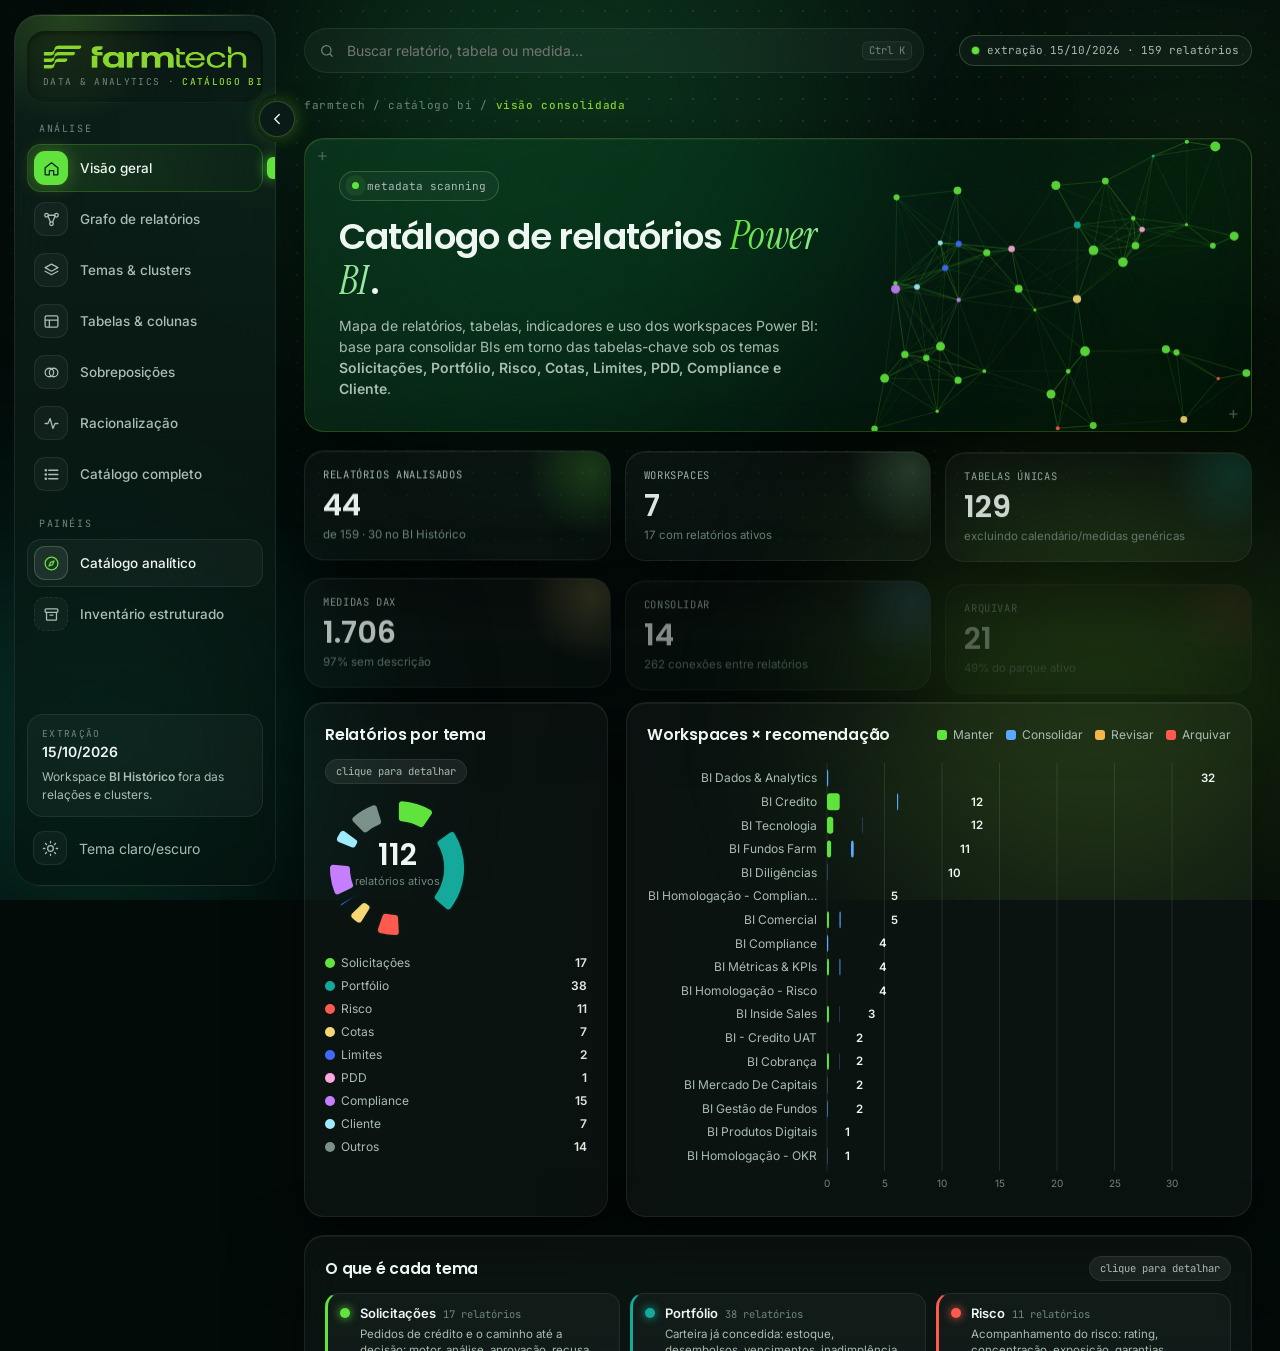
<file: index.html>
<!doctype html>
<html lang="pt-BR">
<head>
  <meta charset="utf-8">
  <title>Catálogo de BIs · Farm Analytics</title>
  <meta http-equiv="refresh" content="0; url=03-dashboard/index.html">
  <style>body{background:#030B09;color:#E4EFE9;font-family:"Segoe UI",sans-serif;display:grid;place-items:center;height:100vh;margin:0}a{color:#61E33D}</style>
</head>
<body>
  <p>Abrindo o catálogo… se não abrir, clique <a href="03-dashboard/index.html">aqui</a>.</p>
</body>
</html>
</file>
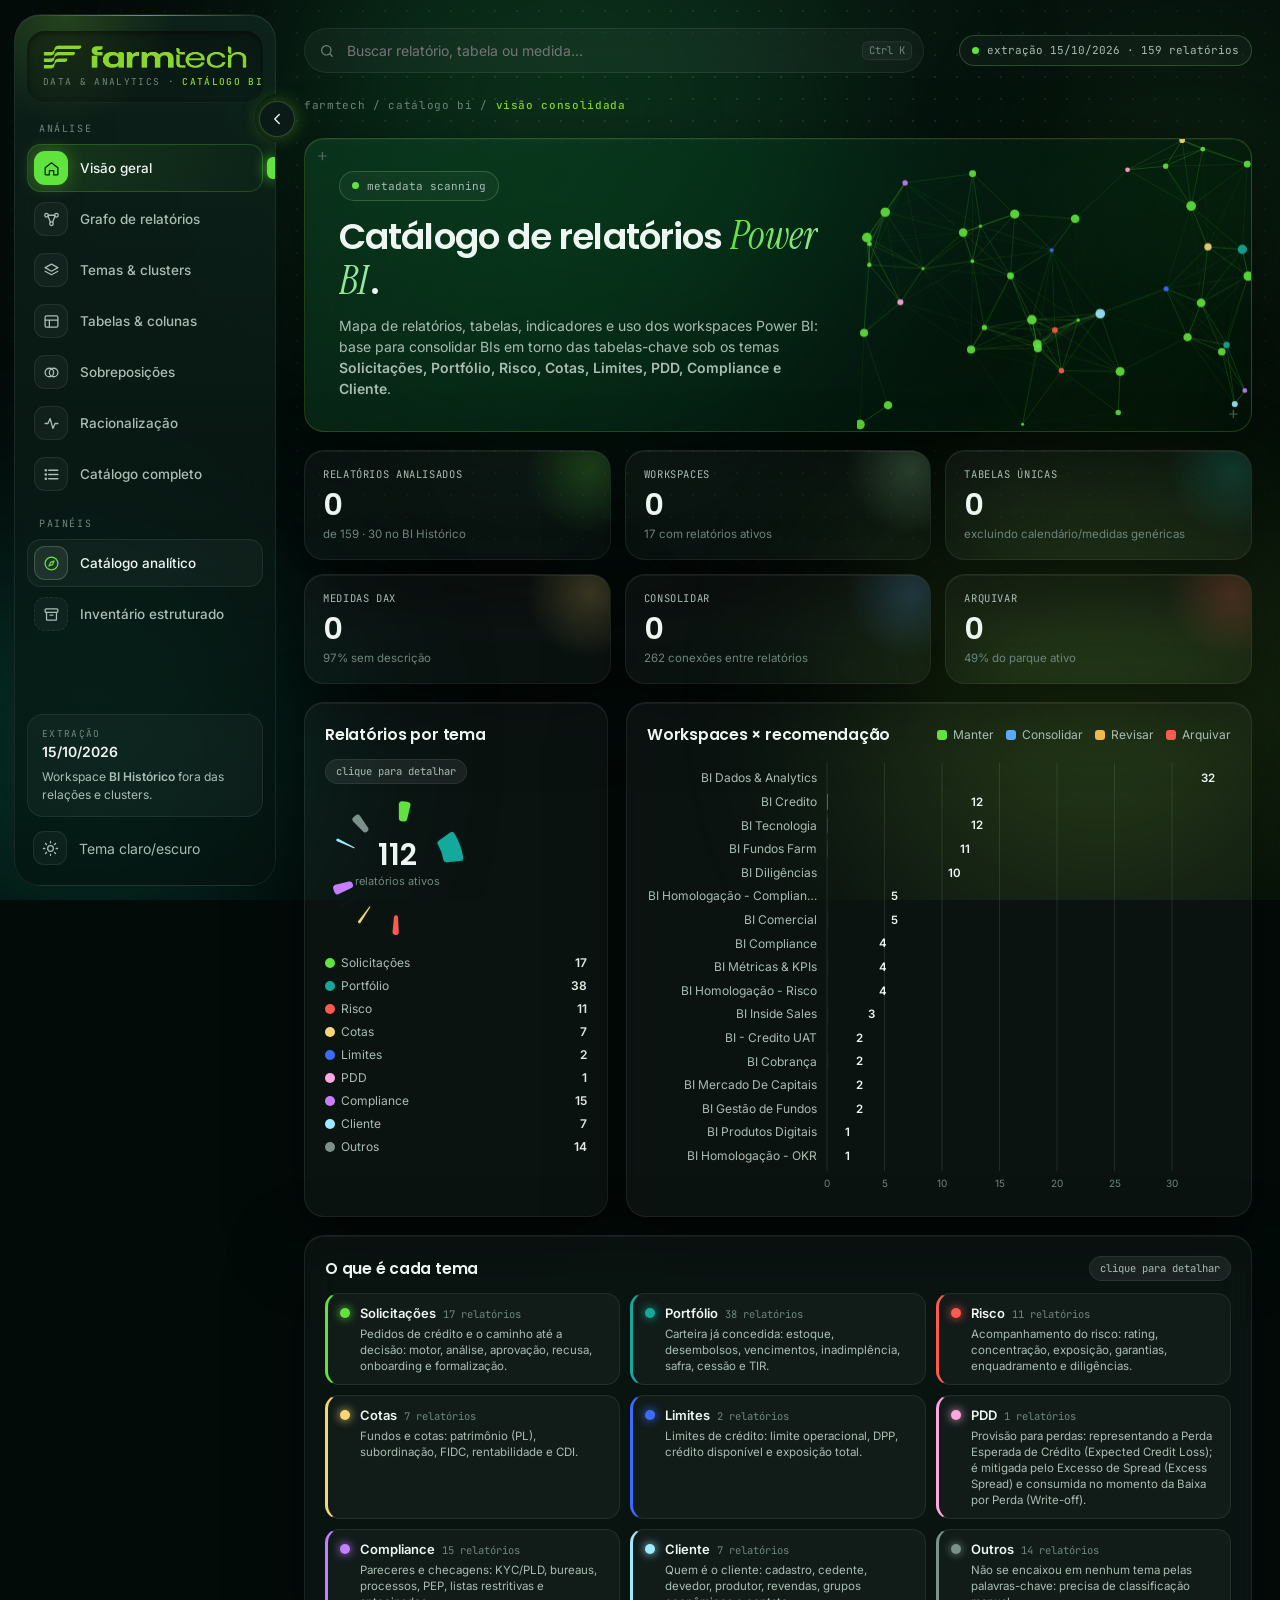
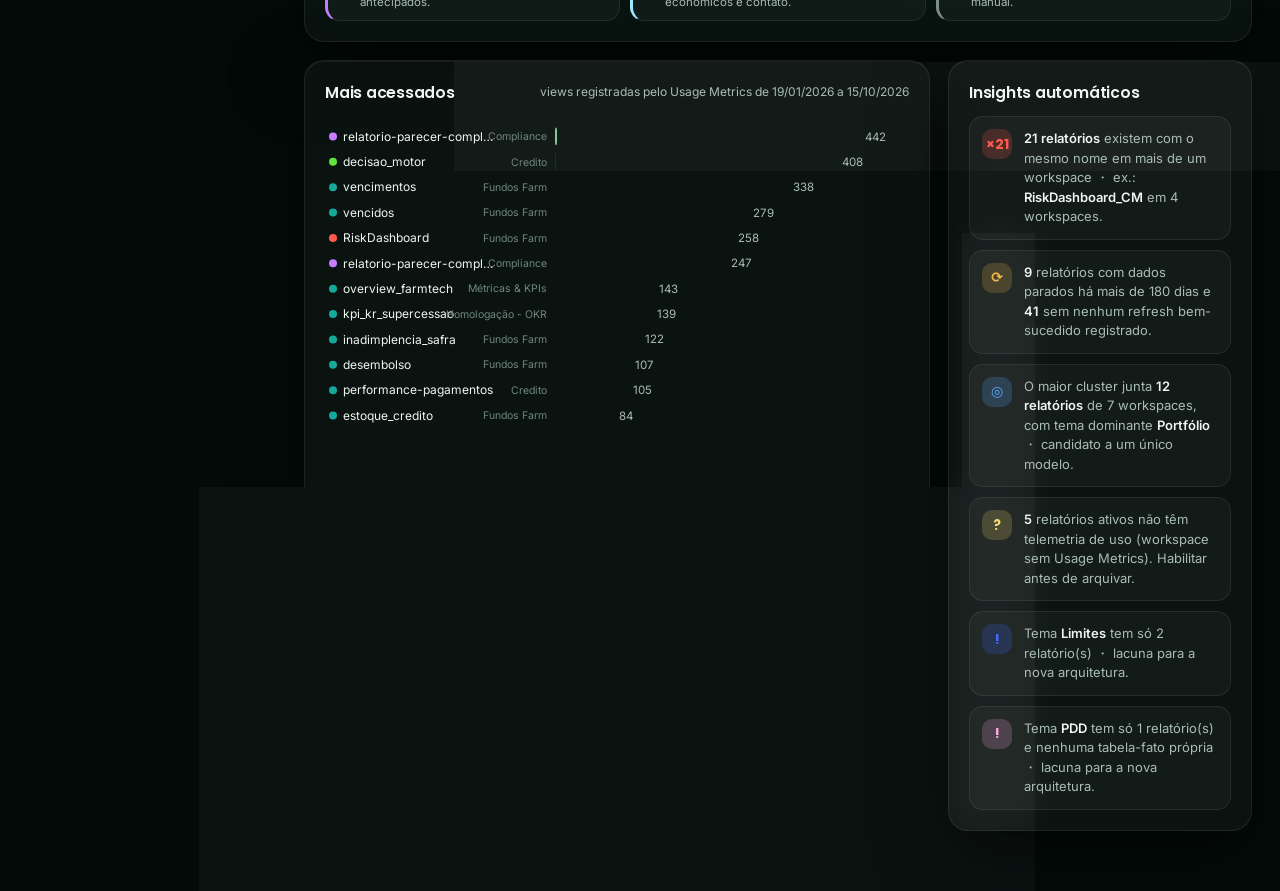
<file: 03-dashboard/index.html>
<!doctype html>
<html lang="pt-BR">
<head>
  <meta charset="utf-8">
  <meta name="viewport" content="width=device-width, initial-scale=1">
  <title>Catálogo de BIs · Farm Analytics</title>
  <link rel="preconnect" href="https://fonts.googleapis.com">
  <link rel="preconnect" href="https://fonts.gstatic.com" crossorigin>
  <link href="https://fonts.googleapis.com/css2?family=Poppins:wght@400;500;600;700&family=Inter:wght@400;500;600&family=Instrument+Serif:ital@0;1&family=JetBrains+Mono:wght@400;500&display=swap" rel="stylesheet">
  <link rel="stylesheet" href="assets/css/style.css">
</head>
<body>
  <!-- fundo animado -->
  <div class="bg" aria-hidden="true">
    <span class="blob b1"></span><span class="blob b2"></span><span class="blob b3"></span><span class="blob b4"></span>
    <div class="grid-overlay"></div>
  </div>

  <div class="app">
    <!-- ================= SIDEBAR (flutuante, com entalhe) ================= -->
    <aside class="sidebar" id="sidebar">
      <div class="sb-panel">
        <a class="brand" href="index.html" data-label="Farmtech · Catálogo BI">
          <div class="brand-logo">
            <img class="logo-dark-theme" src="assets/img/farmtech-logo-lime.png" alt="Farmtech">
            <img class="logo-light" src="assets/img/farmtech-logo-dark.png" alt="Farmtech">
            <div class="brand-kicker">Data &amp; Analytics · <b>Catálogo BI</b></div>
          </div>
          <div class="brand-mark" aria-hidden="true">
            <img class="logo-dark-theme" src="assets/img/farmtech-mark-lime.png" alt="">
            <img class="logo-light" src="assets/img/farmtech-mark-dark.png" alt="">
          </div>
        </a>

        <div class="sb-label">Análise</div>
        <nav class="nav" id="nav">
          <button data-view="overview" class="active" data-label="Visão geral"><span class="ni"><i data-ico="home"></i></span><span class="nl">Visão geral</span></button>
          <button data-view="graph" data-label="Grafo de relatórios"><span class="ni"><i data-ico="graph"></i></span><span class="nl">Grafo de relatórios</span></button>
          <button data-view="themes" data-label="Temas &amp; clusters"><span class="ni"><i data-ico="layers"></i></span><span class="nl">Temas &amp; clusters</span></button>
          <button data-view="tables" data-label="Tabelas &amp; colunas"><span class="ni"><i data-ico="table"></i></span><span class="nl">Tabelas &amp; colunas</span></button>
          <button data-view="overlap" data-label="Sobreposições"><span class="ni"><i data-ico="overlap"></i></span><span class="nl">Sobreposições</span></button>
          <button data-view="health" data-label="Racionalização"><span class="ni"><i data-ico="pulse"></i></span><span class="nl">Racionalização</span></button>
          <button data-view="catalog" data-label="Catálogo completo"><span class="ni"><i data-ico="list"></i></span><span class="nl">Catálogo completo</span></button>
        </nav>

        <div class="sb-label">Painéis</div>
        <nav class="nav panels">
          <a href="index.html" class="active" data-label="Catálogo analítico" aria-current="page"><span class="ni"><i data-ico="compass"></i></span><span class="nl">Catálogo analítico</span></a>
          <a href="inventario.html" data-label="Inventário estruturado"><span class="ni"><i data-ico="archive"></i></span><span class="nl">Inventário estruturado</span></a>
        </nav>

        <div class="side-foot">
          <div class="side-card">
            <div class="brand-kicker">Extração</div>
            <div id="foot-extracao" class="strong">—</div>
            <div class="muted small" style="margin-top:6px">Workspace <b>BI Histórico</b> fora das relações e clusters.</div>
          </div>
          <button class="theme-toggle" id="themeToggle" data-label="Alternar tema claro/escuro"><span class="ni"><i data-ico="sun"></i></span><span class="nl">Tema claro/escuro</span></button>
        </div>
      </div>
      <button class="sb-toggle" id="sbToggle" aria-controls="sidebar"><i data-ico="chev"></i></button>
    </aside>

    <!-- ================= MAIN ================= -->
    <main class="main">
      <header class="topbar">
        <button class="menu-btn" id="menuBtn" aria-label="Menu"><i data-ico="menu"></i></button>
        <div class="top-actions">
          <div class="search">
            <i data-ico="search"></i>
            <input id="globalSearch" placeholder="Buscar relatório, tabela ou medida…" autocomplete="off">
            <kbd>Ctrl K</kbd>
            <div class="search-results" id="searchResults"></div>
          </div>
          <span class="status-pill"><span class="dot"></span><span id="topStatus">—</span></span>
        </div>
      </header>
      <div class="page-head page-title">
        <div class="crumb">farmtech / catálogo bi / <b id="viewKicker">visão consolidada</b></div>
      </div>

      <!-- ---------- VISÃO GERAL ---------- -->
      <section class="view active" id="view-overview">
        <div class="hero glass">
          <div class="hero-txt">
            <span class="status-pill"><span class="dot"></span>metadata scanning</span>
            <h2>Catálogo de relatórios <span class="hl">Power BI</span>.</h2>
            <p class="muted">Mapa de relatórios, tabelas, indicadores e uso dos workspaces Power BI: base para consolidar BIs em torno das tabelas-chave sob os temas
              <b>Solicitações, Portfólio, Risco, Cotas, Limites, PDD, Compliance e Cliente</b>.</p>
          </div>
          <div class="hero-orb" aria-hidden="true"><canvas id="heroCanvas"></canvas></div>
        </div>

        <div class="kpis" id="kpis"></div>

        <div class="grid g-3">
          <div class="card glass span-1">
            <div class="card-h"><h3>Relatórios por tema</h3><span class="chip">clique para detalhar</span></div>
            <div id="donutTemas" class="chart"></div>
          </div>
          <div class="card glass span-2">
            <div class="card-h"><h3>Workspaces × recomendação</h3><div class="legend" id="legRecWs"></div></div>
            <div id="barWs" class="chart"></div>
          </div>
        </div>

        <div class="card glass">
          <div class="card-h"><h3>O que é cada tema</h3><span class="chip">clique para detalhar</span></div>
          <div id="temaLegOv"></div>
        </div>

        <div class="grid g-3">
          <div class="card glass span-2">
            <div class="card-h"><h3>Mais acessados</h3><span class="muted small" id="periodoUso"></span></div>
            <div id="barTop" class="chart"></div>
          </div>
          <div class="card glass span-1">
            <div class="card-h"><h3>Insights automáticos</h3></div>
            <ul class="insights" id="insights"></ul>
          </div>
        </div>
      </section>

      <!-- ---------- GRAFO ---------- -->
      <section class="view" id="view-graph">
        <div class="toolbar glass">
          <div class="tb-group">
            <label>Colorir por</label>
            <div class="seg" id="colorBy">
              <button data-v="tema" class="on">Tema</button><button data-v="cluster">Cluster</button><button data-v="ws">Workspace</button><button data-v="rec">Recomendação</button>
            </div>
          </div>
          <div class="tb-group">
            <label>Layout</label>
            <div class="seg" id="layoutBy">
              <button data-v="tema" class="on">Agrupar por tema</button><button data-v="livre">Livre</button>
            </div>
          </div>
          <div class="tb-group">
            <label>Similaridade mínima <b id="simVal">0.25</b></label>
            <input type="range" id="simMin" min="0.15" max="0.95" step="0.05" value="0.25">
          </div>
          <div class="tb-group">
            <label>Workspace</label>
            <select id="wsFilter"><option value="">Todos</option></select>
          </div>
          <label class="check"><input type="checkbox" id="hideNP"> Ocultar teste/homolog.</label>
          <label class="check"><input type="checkbox" id="hideIso"> Ocultar isolados</label>
        </div>
        <div class="graph-wrap glass">
          <svg id="graphSvg"></svg>
          <div class="graph-legend" id="graphLegend"></div>
          <div class="graph-hint">Arraste nós · role para zoom · clique para detalhes · passe o mouse para destacar vizinhos</div>
          <div class="graph-stats" id="graphStats"></div>
        </div>
        <div class="card glass">
          <div class="card-h"><h3>Como ler as conexões</h3></div>
          <div class="edge-legend">
            <div><span class="eline solid"></span><b>Mesmo modelo</b> : relatórios apontando para o mesmo dataset</div>
            <div><span class="eline dup"></span><b>Duplicado</b> : mesmo nome-base + modelo parecido (ex.: cópias entre workspaces)</div>
            <div><span class="eline thick"></span><b>Alta sobreposição</b> : similaridade ≥ 0,5</div>
            <div><span class="eline thin"></span><b>Relacionado</b> : compartilham tabelas, medidas ou colunas</div>
          </div>
          <p class="muted small">Similaridade = 50% tabelas + 25% medidas + 25% colunas (Jaccard ponderado por IDF, tabelas genéricas como calendário e “_medidas” não contam).</p>
        </div>
      </section>

      <!-- ---------- TEMAS & CLUSTERS ---------- -->
      <section class="view" id="view-themes">
        <div class="section-intro">
          <p class="muted">Cada cartão é um <b>tema-alvo</b> para a nova arquitetura de BIs: as tabelas-fato e dimensões mais usadas pelos relatórios do tema são as candidatas a <b>tabelas-chave</b> do modelo semântico único. Clique para ver o mapa do tema.</p>
        </div>
        <div class="theme-cards" id="themeCards"></div>
        <div class="card glass">
          <div class="card-h"><h3>Clusters detectados automaticamente</h3><span class="muted small">Grupos que naturalmente compartilham a mesma base (Louvain)</span></div>
          <div class="clusters" id="clusterList"></div>
        </div>
      </section>

      <!-- ---------- TABELAS ---------- -->
      <section class="view" id="view-tables">
        <div class="toolbar glass">
          <div class="tb-group">
            <label>Conexões</label>
            <div class="seg" id="tabEdge">
              <button data-v="co_uso" class="on">Usadas juntas</button><button data-v="colunas">Colunas parecidas</button>
            </div>
          </div>
          <div class="tb-group">
            <label>Usada em ≥ <b id="tabMinVal">2</b> relatórios</label>
            <input type="range" id="tabMin" min="1" max="8" step="1" value="2">
          </div>
          <div class="tb-group">
            <label>Tema</label>
            <select id="tabTema"><option value="">Todos</option></select>
          </div>
        </div>
        <div class="grid g-3">
          <div class="graph-wrap glass span-2 tall">
            <svg id="tabSvg"></svg>
            <div class="graph-legend" id="tabLegend"></div>
            <div class="graph-hint">“Colunas parecidas” revela tabelas duplicadas/derivadas com nomes diferentes</div>
          </div>
          <div class="card glass span-1">
            <div class="card-h"><h3>Colunas mais compartilhadas</h3></div>
            <p class="muted small">Candidatas a <b>dimensões conformadas</b> (chaves de junção entre temas).</p>
            <div id="colTop" class="col-top"></div>
          </div>
        </div>
        <div class="card glass">
          <div class="card-h"><h3>Inventário de tabelas</h3><input class="mini-search" id="tabSearch" placeholder="Filtrar tabela…"></div>
          <div class="table-wrap"><table class="dt" id="tabTable"></table></div>
        </div>
      </section>

      <!-- ---------- SOBREPOSIÇÕES ---------- -->
      <section class="view" id="view-overlap">
        <div class="kpis small" id="ovKpis"></div>
        <div class="grid g-3">
          <div class="card glass span-1">
            <div class="card-h"><h3>Matriz de similaridade</h3></div>
            <p class="muted small">Relatórios ordenados por cluster. Cada célula é um par; quanto mais clara, mais parecidos.</p>
            <div id="matrix" class="matrix"></div>
          </div>
          <div class="card glass span-2">
            <div class="card-h"><h3>Pares sobrepostos</h3>
              <div class="seg small" id="ovType">
                <button data-v="" class="on">Todos</button><button data-v="mesmo_modelo">Mesmo modelo</button><button data-v="duplicado">Duplicado</button><button data-v="alta_sobreposicao">Alta</button><button data-v="sobreposicao">Média</button>
              </div>
            </div>
            <div class="table-wrap tall"><table class="dt" id="ovTable"></table></div>
          </div>
        </div>
      </section>

      <!-- ---------- RACIONALIZAÇÃO ---------- -->
      <section class="view" id="view-health">
        <div class="rec-cards" id="recCards"></div>
        <div class="grid g-3">
          <div class="card glass span-2">
            <div class="card-h"><h3>Uso × atualização</h3><div class="legend" id="legScatter"></div></div>
            <div id="scatter" class="chart tall"></div>
          </div>
          <div class="card glass span-1">
            <div class="card-h"><h3>Como a nota é calculada</h3></div>
            <div class="sx-start"><div class="sx-100">100</div>
              <div><b>Todo relatório começa com 100 pontos</b><br><span class="muted small">e perde pontos a cada problema encontrado.</span></div></div>

            <div class="sx-groups" id="sxGroups"></div>

            <div class="sx-ex"><b>Exemplo:</b> ninguém abriu (−40) e os dados estão parados há 200 dias (−30) → sobram <b>30 pontos</b> → <span class="rb Arquivar">Arquivar</span></div>

            <div class="kicker" style="margin-bottom:2px">O que a nota recomenda</div>
            <div class="sx-gauge" aria-hidden="true">
              <span style="width:40%;background:var(--r-arquivar)"></span><span style="width:25%;background:var(--r-revisar)"></span><span style="flex:1;background:var(--r-manter)"></span>
            </div>
            <div class="sx-ticks"><span style="left:0">0</span><span style="left:40%">40</span><span style="left:65%">65</span><span style="left:100%">100</span></div>
            <div class="sx-recs">
              <div><span class="rb Arquivar">Arquivar</span><span>nota abaixo de 40 (ou teste quase sem uso): mover para o BI Histórico</span></div>
              <div><span class="rb Revisar">Revisar</span><span>nota entre 40 e 65: conversar com o dono</span></div>
              <div><span class="rb Manter">Manter</span><span>nota acima de 65: está saudável</span></div>
              <div><span class="rb Consolidar">Consolidar</span><span>existe outro relatório quase igual: juntar no modelo do tema (vale para qualquer nota acima de 40)</span></div>
            </div>
            <p class="muted small" style="margin:0">O uso vem do <i>Usage Metrics</i> de cada workspace. Onde ele não existe ou está parado, a nota pode estar mais baixa do que deveria.</p>
          </div>
        </div>
        <div class="card glass">
          <div class="card-h"><h3>Plano de ação</h3>
            <div class="row gap">
              <div class="seg small" id="recFilter">
                <button data-v="" class="on">Todas</button><button data-v="Arquivar">Arquivar</button><button data-v="Consolidar">Consolidar</button><button data-v="Revisar">Revisar</button><button data-v="Manter">Manter</button>
              </div>
              <button class="btn" id="exportHealth"><i data-ico="download"></i> CSV</button>
            </div>
          </div>
          <div class="table-wrap tall"><table class="dt" id="healthTable"></table></div>
        </div>
      </section>

      <!-- ---------- CATÁLOGO ---------- -->
      <section class="view" id="view-catalog">
        <div class="toolbar glass">
          <input class="mini-search wide" id="catSearch" placeholder="Filtrar por nome, workspace, owner, tabela…">
          <div class="tb-group">
            <label>Tema</label><select id="catTema"><option value="">Todos</option></select>
          </div>
          <div class="tb-group">
            <label>Workspace</label><select id="catWs"><option value="">Todos</option></select>
          </div>
          <div class="tb-group">
            <label>Situação</label><select id="catSit"><option value="">Todas</option></select>
          </div>
          <div class="tb-group">
            <label>Ano</label><select id="catAno"><option value="">Todos</option></select>
          </div>
          <div class="tb-group">
            <label>Owner</label><select id="catOwner"><option value="">Todos</option></select>
          </div>
          <label class="check"><input type="checkbox" id="catHist"> Incluir BI Histórico</label>
          <label class="check"><input type="checkbox" id="catSys"> Incluir Usage Metrics</label>
          <button class="btn" id="exportCat"><i data-ico="download"></i> CSV</button>
        </div>
        <div class="card glass">
          <div class="table-wrap xtall"><table class="dt" id="catTable"></table></div>
        </div>
      </section>
    </main>
  </div>

  <!-- ================= MODAL ================= -->
  <div class="modal-backdrop" id="modal" aria-hidden="true">
    <div class="modal glass" role="dialog" aria-modal="true">
      <button class="modal-x" id="modalClose" aria-label="Fechar">×</button>
      <div id="modalBody"></div>
    </div>
  </div>
  <div class="tooltip" id="tooltip"></div>

  <script src="assets/vendor/d3.min.js"></script>
  <script src="data/catalogo_data.js"></script>
  <script src="assets/js/shell.js"></script>
  <script src="assets/js/app.js"></script>
</body>
</html>
</file>
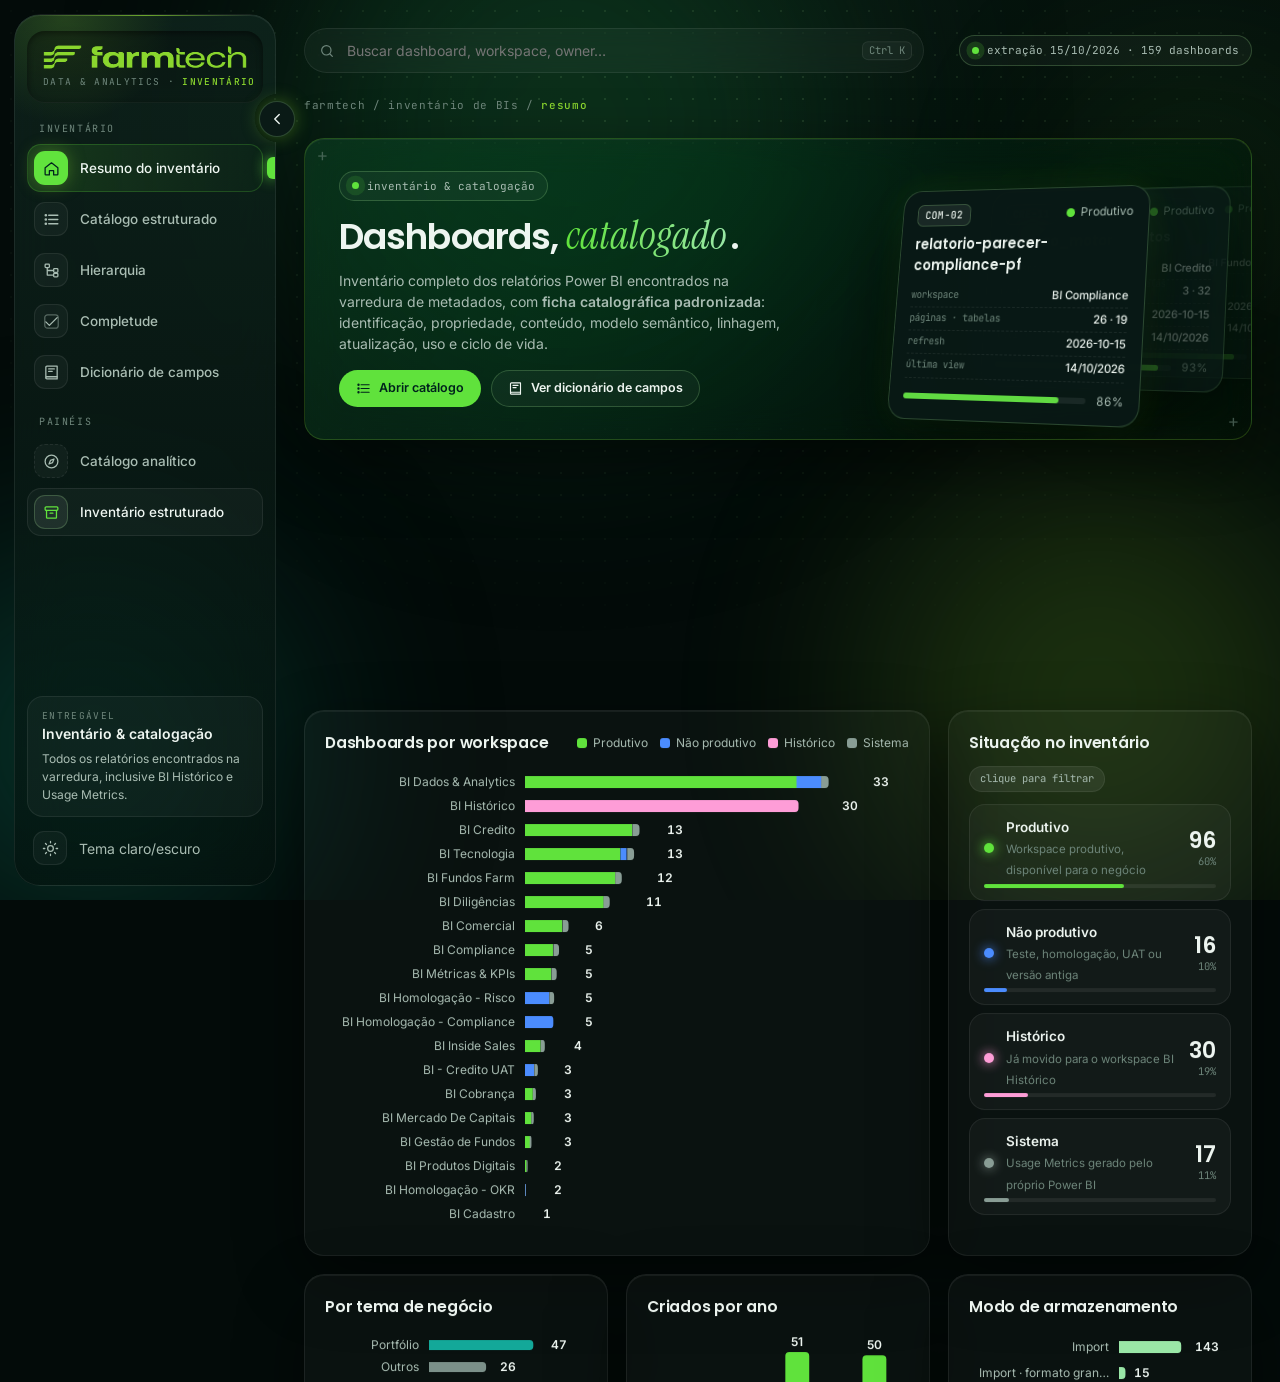
<file: ABRIR_INVENTARIO.html>
<!doctype html>
<html lang="pt-BR">
<head>
  <meta charset="utf-8">
  <title>Inventário de BIs · Farm Analytics</title>
  <meta http-equiv="refresh" content="0; url=03-dashboard/inventario.html">
  <style>body{background:#030B09;color:#E4EFE9;font-family:"Segoe UI",sans-serif;display:grid;place-items:center;height:100vh;margin:0}a{color:#61E33D}</style>
</head>
<body>
  <p>Abrindo o inventário… se não abrir, clique <a href="03-dashboard/inventario.html">aqui</a>.</p>
</body>
</html>
</file>
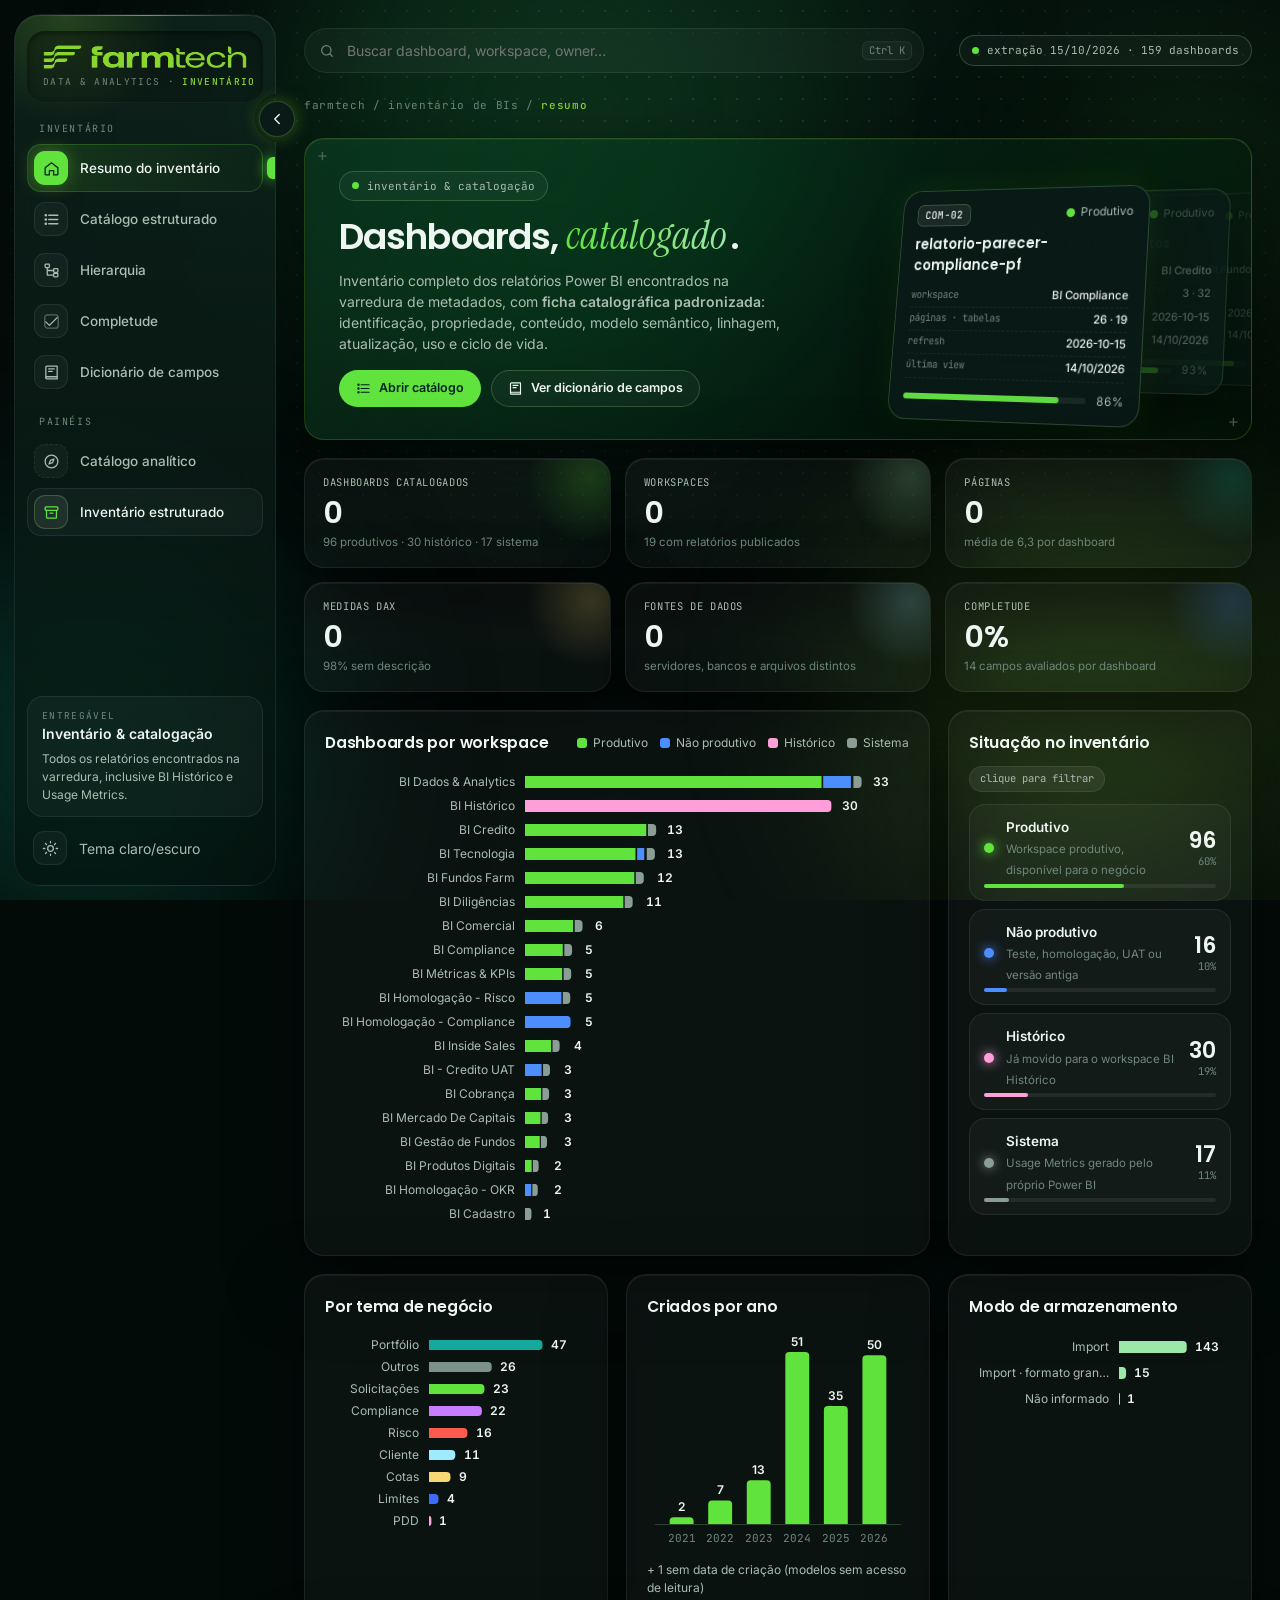
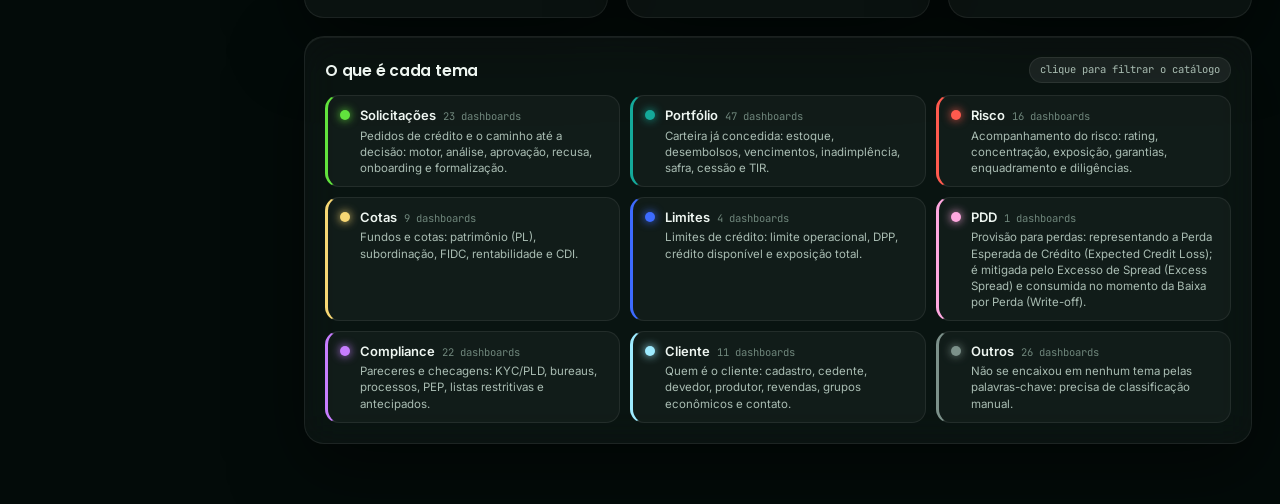
<file: 03-dashboard/inventario.html>
<!doctype html>
<html lang="pt-BR">
<head>
  <meta charset="utf-8">
  <meta name="viewport" content="width=device-width, initial-scale=1">
  <title>Inventário de BIs · Farm Analytics</title>
  <link rel="preconnect" href="https://fonts.googleapis.com">
  <link rel="preconnect" href="https://fonts.gstatic.com" crossorigin>
  <link href="https://fonts.googleapis.com/css2?family=Poppins:wght@400;500;600;700&family=Inter:wght@400;500;600&family=Instrument+Serif:ital@0;1&family=JetBrains+Mono:wght@400;500&display=swap" rel="stylesheet">
  <link rel="stylesheet" href="assets/css/style.css">
  <link rel="stylesheet" href="assets/css/inventario.css">
</head>
<body>
  <div class="bg" aria-hidden="true">
    <span class="blob b1"></span><span class="blob b2"></span><span class="blob b3"></span><span class="blob b4"></span>
    <div class="grid-overlay"></div>
  </div>

  <div class="app">
    <!-- ================= SIDEBAR (flutuante, com entalhe) ================= -->
    <aside class="sidebar" id="sidebar">
      <div class="sb-panel">
        <a class="brand" href="inventario.html" data-label="Farmtech · Inventário de BIs">
          <div class="brand-logo">
            <img class="logo-dark-theme" src="assets/img/farmtech-logo-lime.png" alt="Farmtech">
            <img class="logo-light" src="assets/img/farmtech-logo-dark.png" alt="Farmtech">
            <div class="brand-kicker">Data &amp; Analytics · <b>Inventário</b></div>
          </div>
          <div class="brand-mark" aria-hidden="true">
            <img class="logo-dark-theme" src="assets/img/farmtech-mark-lime.png" alt="">
            <img class="logo-light" src="assets/img/farmtech-mark-dark.png" alt="">
          </div>
        </a>

        <div class="sb-label">Inventário</div>
        <nav class="nav" id="nav">
          <button data-view="resumo" class="active" data-label="Resumo do inventário"><span class="ni"><i data-ico="home"></i></span><span class="nl">Resumo do inventário</span></button>
          <button data-view="catalogo" data-label="Catálogo estruturado"><span class="ni"><i data-ico="list"></i></span><span class="nl">Catálogo estruturado</span></button>
          <button data-view="hierarquia" data-label="Hierarquia"><span class="ni"><i data-ico="tree"></i></span><span class="nl">Hierarquia</span></button>
          <button data-view="completude" data-label="Completude de metadados"><span class="ni"><i data-ico="check"></i></span><span class="nl">Completude</span></button>
          <button data-view="dicionario" data-label="Dicionário de campos"><span class="ni"><i data-ico="book"></i></span><span class="nl">Dicionário de campos</span></button>
        </nav>

        <div class="sb-label">Painéis</div>
        <nav class="nav panels">
          <a href="index.html" data-label="Catálogo analítico"><span class="ni"><i data-ico="compass"></i></span><span class="nl">Catálogo analítico</span></a>
          <a href="inventario.html" class="active" data-label="Inventário estruturado" aria-current="page"><span class="ni"><i data-ico="archive"></i></span><span class="nl">Inventário estruturado</span></a>
        </nav>

        <div class="side-foot">
          <div class="side-card">
            <div class="brand-kicker">Entregável</div>
            <div class="strong">Inventário &amp; catalogação</div>
            <div class="muted small" style="margin-top:6px">Todos os relatórios encontrados na varredura, inclusive BI Histórico e Usage Metrics.</div>
          </div>
          <button class="theme-toggle" id="themeToggle" data-label="Alternar tema claro/escuro"><span class="ni"><i data-ico="sun"></i></span><span class="nl">Tema claro/escuro</span></button>
        </div>
      </div>
      <button class="sb-toggle" id="sbToggle" aria-controls="sidebar"><i data-ico="chev"></i></button>
    </aside>

    <!-- ================= MAIN ================= -->
    <main class="main">
      <header class="topbar">
        <button class="menu-btn" id="menuBtn" aria-label="Menu"><i data-ico="menu"></i></button>
        <div class="top-actions">
          <div class="search">
            <i data-ico="search"></i>
            <input id="globalSearch" placeholder="Buscar dashboard, workspace, owner…" autocomplete="off">
            <kbd>Ctrl K</kbd>
            <div class="search-results" id="searchResults"></div>
          </div>
          <span class="status-pill"><span class="dot"></span><span id="topStatus">—</span></span>
        </div>
      </header>
      <div class="page-head page-title">
        <div class="crumb">farmtech / inventário de BIs / <b id="viewKicker">resumo</b></div>
      </div>

      <!-- ---------- RESUMO ---------- -->
      <section class="view active" id="view-resumo">
        <div class="hero glass inv-hero">
          <div class="hero-txt">
            <span class="status-pill"><span class="dot"></span>inventário &amp; catalogação</span>
            <h2>Dashboards, <span class="hl">catalogado</span>.</h2>
            <p class="muted">Inventário completo dos relatórios Power BI encontrados na varredura de metadados, com <b>ficha catalográfica padronizada</b>:
              identificação, propriedade, conteúdo, modelo semântico, linhagem, atualização, uso e ciclo de vida.</p>
            <div class="row gap" style="margin-top:4px">
              <button class="btn primary" data-goto="catalogo"><i data-ico="list"></i> Abrir catálogo</button>
              <button class="btn" data-goto="dicionario"><i data-ico="book"></i> Ver dicionário de campos</button>
            </div>
          </div>
          <div class="inv-stack" id="invStack" aria-hidden="true"></div>
        </div>

        <div class="kpis" id="invKpis"></div>

        <div class="grid g-3">
          <div class="card glass span-2">
            <div class="card-h"><h3>Dashboards por workspace</h3><div class="legend" id="legSit"></div></div>
            <div id="barWsInv" class="chart"></div>
          </div>
          <div class="card glass span-1">
            <div class="card-h"><h3>Situação no inventário</h3><span class="chip">clique para filtrar</span></div>
            <div id="sitList" class="sit-list"></div>
          </div>
        </div>

        <div class="grid g-3">
          <div class="card glass span-1">
            <div class="card-h"><h3>Por tema de negócio</h3></div>
            <div id="barTema" class="chart short"></div>
          </div>
          <div class="card glass span-1">
            <div class="card-h"><h3>Criados por ano</h3></div>
            <div id="colAno" class="chart short"></div>
          </div>
          <div class="card glass span-1">
            <div class="card-h"><h3>Modo de armazenamento</h3></div>
            <div id="barModo" class="chart short"></div>
          </div>
        </div>

        <div class="card glass">
          <div class="card-h"><h3>O que é cada tema</h3><span class="chip">clique para filtrar o catálogo</span></div>
          <div id="temaLegInv"></div>
        </div>
      </section>

      <!-- ---------- CATÁLOGO ESTRUTURADO ---------- -->
      <section class="view" id="view-catalogo">
        <div class="toolbar glass">
          <input class="mini-search wide" id="invSearch" placeholder="Filtrar por nome, ID, workspace, owner, dataset, tabela…">
          <div class="tb-group"><label>Workspace</label><select id="fWs"><option value="">Todos</option></select></div>
          <div class="tb-group"><label>Tema</label><select id="fTema"><option value="">Todos</option></select></div>
          <div class="tb-group"><label>Situação</label><select id="fSit"><option value="">Todas</option></select></div>
          <div class="tb-group"><label>Ano</label><select id="fAno"><option value="">Todos</option></select></div>
          <div class="tb-group"><label>Owner</label><select id="fOwner"><option value="">Todos</option></select></div>
          <div class="row gap">
            <button class="btn" id="expCsv"><i data-ico="download"></i> CSV</button>
            <button class="btn" id="expJson"><i data-ico="download"></i> JSON</button>
          </div>
        </div>
        <div class="facet-row" id="facetSit"></div>
        <div class="card glass">
          <div class="card-h"><h3 id="catCount">Catálogo</h3><span class="muted small">Clique numa linha para abrir a ficha catalográfica</span></div>
          <div class="table-wrap xtall"><table class="dt" id="invTable"></table></div>
        </div>
      </section>

      <!-- ---------- HIERARQUIA ---------- -->
      <section class="view" id="view-hierarquia">
        <div class="section-intro">
          <p class="muted">Estrutura do inventário em três níveis: <b>workspace › dashboard › página</b>. O tamanho de cada bloco é o número de dashboards. Clique num bloco para aproximar e no caminho do título para voltar; clicar de novo num dashboard (ou numa página) abre a ficha.</p>
        </div>
        <div class="card glass">
          <div class="card-h"><h3 id="icicleTitle">Inventário</h3><div class="legend" id="legIcicle"></div></div>
          <div id="icicle" class="icicle"></div>
        </div>
        <div class="ws-cards" id="wsCards"></div>
      </section>

      <!-- ---------- COMPLETUDE ---------- -->
      <section class="view" id="view-completude">
        <div class="kpis small" id="qKpis"></div>
        <div class="grid g-3">
          <div class="card glass span-1">
            <div class="card-h"><h3>Preenchimento por campo</h3></div>
            <p class="muted small" style="margin-top:-4px">% dos dashboards em que o campo veio preenchido. Campos que não se aplicam a um relatório ficam fora da conta.</p>
            <div id="fieldBars" class="field-bars"></div>
          </div>
          <div class="card glass span-2">
            <div class="card-h"><h3>Workspace × campo</h3><div class="legend" id="legHeat"></div></div>
            <div id="heat" class="heat"></div>
          </div>
        </div>
        <div class="card glass">
          <div class="card-h"><h3>Fichas com lacunas</h3><span class="muted small">Ordenado da menor para a maior completude</span></div>
          <div class="table-wrap tall"><table class="dt" id="gapTable"></table></div>
        </div>
      </section>

      <!-- ---------- DICIONÁRIO ---------- -->
      <section class="view" id="view-dicionario">
        <div class="section-intro">
          <p class="muted">Esquema da ficha catalográfica: conjunto de campos mapeados a partir da varredura dos metadados de relatórios, dashboards e workspaces históricos. Para cada campo, são apresentados seu significado e origem. Trata-se da base do inventário, sendo a mesma estrutura exportada nos formatos CSV e JSON para compor o Catálogo Estruturado.</p>
        </div>
        <div class="dict-groups" id="dictGroups"></div>
      </section>
    </main>
  </div>

  <!-- ================= MODAL ================= -->
  <div class="modal-backdrop" id="modal" aria-hidden="true">
    <div class="modal glass" role="dialog" aria-modal="true">
      <button class="modal-x" id="modalClose" aria-label="Fechar">×</button>
      <div id="modalBody"></div>
    </div>
  </div>
  <div class="tooltip" id="tooltip"></div>

  <script src="assets/vendor/d3.min.js"></script>
  <script src="data/catalogo_data.js"></script>
  <script src="assets/js/shell.js"></script>
  <script src="assets/js/inventario.js"></script>
</body>
</html>
</file>
<file: 03-dashboard/assets/css/style.css>
/* =========================================================================
   Catálogo de BIs · Farm Analytics
   Paleta e tipografia: Design-System / Cronograma Onboarding (Farmtech)
   Linguagem visual: painel escuro, grade de pontos, brilho lime,
   vidro fosco com borda fina e sidebar flutuante com entalhe.
   ========================================================================= */
:root {
  /* marca */
  --black-green: #00231D;
  --deep: #052A20;
  --forest: #0F4A31;
  --brand: #8AD62E;          /* verde da logo */
  --lime: #61E33D;
  --lime-2: #9BFF7A;
  --mint: #9BE8A8;
  --olive: #4F8406;
  --mist: #E4EFE9;
  --paper: #F0F7F3;

  /* superfícies (escuro = padrão) */
  --bg: #030B09;
  --bg-2: #07150F;
  --surface: rgba(255, 255, 255, 0.035);
  --surface-2: rgba(255, 255, 255, 0.07);
  --surface-solid: #0A1A16;
  --panel: rgba(9, 24, 20, 0.66);
  --border: rgba(255, 255, 255, 0.075);
  --border-strong: rgba(170, 240, 150, 0.22);
  --hair: rgba(255, 255, 255, 0.06);
  --ink: #EEF6F1;
  --ink-2: #A9BDB3;
  --ink-3: #6F877C;
  --grid: rgba(190, 255, 170, 0.11);
  --glow: rgba(138, 214, 46, 0.35);
  --shadow: 0 24px 70px rgba(0, 0, 0, 0.5);
  --blob-op: .5;
  --spot: rgba(138, 214, 46, 0.075);

  /* temas (validados: ΔE OKLab ≥ 15 visão normal) */
  --t-solicitacoes: #61E33D;
  --t-portfolio: #14A99A;
  --t-risco: #FF5A4E;
  --t-cotas: #F7D774;
  --t-limites: #3D6BFF;
  --t-pdd: #FFA8E0;
  --t-compliance: #C77DFF;
  --t-cliente: #9EEBFF;
  --t-outros: #7C918A;

  /* situação do inventário (validados: CVD ΔE ≥ 9 no escuro) */
  --s-produtivo: #61E33D;
  --s-naoprod: #4C8DFF;
  --s-historico: #FF9ED8;
  --s-sistema: #8A9E96;

  /* status */
  --r-manter: #61E33D;
  --r-consolidar: #5BA8FF;
  --r-revisar: #F2B84B;
  --r-arquivar: #FF5A4E;

  --radius: 20px;
  --radius-sm: 12px;
  --ease: cubic-bezier(.16, 1, .3, 1);
  --spring: cubic-bezier(.34, 1.4, .5, 1);
  --sb-w: 276px;
  --sb-w-min: 96px;
  --font-h: "Poppins", "Segoe UI", system-ui, sans-serif;
  --font-b: "Inter", "Segoe UI", system-ui, sans-serif;
  --font-s: "Instrument Serif", Georgia, "Times New Roman", serif;
  --font-m: "JetBrains Mono", ui-monospace, "Cascadia Mono", Consolas, monospace;
}

@media (prefers-color-scheme: light) {
  :root:not([data-theme="dark"]) { color-scheme: light; }
}
:root[data-theme="light"] {
  --bg: #EDF4EF;
  --bg-2: #F7FBF8;
  --surface: rgba(255, 255, 255, 0.7);
  --surface-2: rgba(255, 255, 255, 0.95);
  --surface-solid: #FFFFFF;
  --panel: rgba(255, 255, 255, 0.72);
  --border: rgba(15, 74, 49, 0.11);
  --border-strong: rgba(15, 74, 49, 0.26);
  --hair: rgba(15, 74, 49, 0.08);
  --ink: #00231D;
  --ink-2: #2D5546;
  --ink-3: #5F7E71;
  --grid: rgba(15, 74, 49, 0.14);
  --glow: rgba(63, 181, 31, 0.25);
  --shadow: 0 20px 50px rgba(15, 74, 49, 0.12);
  --blob-op: .26;
  --spot: rgba(63, 181, 31, 0.07);
  --t-cotas: #C99A12;
  --t-cliente: #1BA6CC;
  --t-pdd: #D9579E;
  --t-solicitacoes: #3FB51F;
  --r-manter: #2E9E1A;
  --s-produtivo: #2E9E1A;
  --s-naoprod: #2F6FD6;
  --s-historico: #C2367F;
  --s-sistema: #AEBAB5;
}
:root[data-theme="dark"] { color-scheme: dark; }

* { box-sizing: border-box; }
html, body { margin: 0; height: 100%; }
body {
  background: var(--bg);
  color: var(--ink);
  font-family: var(--font-b);
  font-size: 14px;
  line-height: 1.5;
  -webkit-font-smoothing: antialiased;
  overflow-x: hidden;
}
::selection { background: var(--lime); color: var(--black-green); }
h1, h2, h3, h4 { font-family: var(--font-h); margin: 0; letter-spacing: -0.015em; }
b, strong, .strong { font-weight: 600; }
.muted { color: var(--ink-2); }
.small { font-size: 12px; }
.mono { font-family: var(--font-m); letter-spacing: 0; }
.lime { color: var(--lime); }
.hl { font-family: var(--font-s); font-style: italic; font-weight: 400; letter-spacing: 0; padding-right: .06em;
  background: linear-gradient(90deg, var(--lime), var(--mint)); -webkit-background-clip: text; background-clip: text; color: transparent; }
:root[data-theme="light"] .hl { background: linear-gradient(90deg, #2E9E1A, #0F6B5A); -webkit-background-clip: text; background-clip: text; }
.row { display: flex; align-items: center; }
.gap { gap: 10px; flex-wrap: wrap; }

/* ---------------- fundo: grade de pontos + brilhos ---------------- */
.bg { position: fixed; inset: 0; z-index: 0; overflow: hidden; pointer-events: none;
  background: radial-gradient(1100px 650px at 78% -12%, var(--bg-2), transparent 70%), var(--bg); }
.blob { position: absolute; border-radius: 50%; filter: blur(110px); opacity: var(--blob-op); will-change: transform; }
.b1 { width: 560px; height: 560px; background: #12502A; top: -160px; left: 22%; animation: float1 28s ease-in-out infinite; }
.b2 { width: 460px; height: 460px; background: var(--brand); top: 52%; left: 68%; opacity: calc(var(--blob-op) * .38); animation: float2 34s ease-in-out infinite; }
.b3 { width: 380px; height: 380px; background: #0B5A4B; top: 62%; left: -8%; animation: float3 30s ease-in-out infinite; }
.b4 { width: 240px; height: 240px; background: var(--lime); top: 10%; left: 84%; opacity: calc(var(--blob-op) * .3); animation: float1 22s ease-in-out infinite reverse; }
@keyframes float1 { 0%,100% { transform: translate(0,0) scale(1); } 50% { transform: translate(90px,60px) scale(1.12); } }
@keyframes float2 { 0%,100% { transform: translate(0,0) scale(1); } 50% { transform: translate(-140px,-80px) scale(.9); } }
@keyframes float3 { 0%,100% { transform: translate(0,0); } 33% { transform: translate(80px,-60px); } 66% { transform: translate(30px,50px); } }
.grid-overlay { position: absolute; inset: 0;
  background-image: radial-gradient(var(--grid) 1px, transparent 1.4px);
  background-size: 22px 22px; mask-image: radial-gradient(ellipse 90% 70% at 55% 20%, #000 15%, transparent 78%);
  -webkit-mask-image: radial-gradient(ellipse 90% 70% at 55% 20%, #000 15%, transparent 78%); }

/* ---------------- layout ---------------- */
.app { position: relative; z-index: 1; display: grid; grid-template-columns: var(--sb-w) minmax(0, 1fr); min-height: 100vh;
  transition: grid-template-columns .55s var(--ease); }
.app.collapsed { grid-template-columns: var(--sb-w-min) minmax(0, 1fr); }

.glass {
  background-color: var(--surface);
  background-image: radial-gradient(420px circle at var(--mx, -999px) var(--my, -999px), var(--spot), transparent 45%);
  border: 1px solid var(--border);
  border-radius: var(--radius);
  backdrop-filter: blur(18px) saturate(140%);
  -webkit-backdrop-filter: blur(18px) saturate(140%);
  box-shadow: inset 0 1px 0 var(--hair), var(--shadow);
  transition: border-color .35s, transform .35s var(--ease), box-shadow .35s;
}

/* ================= SIDEBAR flutuante com entalhe ================= */
.sidebar { position: sticky; top: 0; height: 100vh; padding: 14px 0 14px 14px; z-index: 40; }
.sb-panel {
  --notch-y: 104px;
  position: relative; height: 100%; display: flex; flex-direction: column; gap: 18px; padding: 16px 12px 14px;
  border-radius: 26px; overflow: hidden auto; scrollbar-width: none;
  background: linear-gradient(180deg, rgba(16, 38, 31, .78), rgba(6, 17, 14, .62));
  border: 1px solid var(--border);
  backdrop-filter: blur(24px) saturate(150%); -webkit-backdrop-filter: blur(24px) saturate(150%);
  box-shadow: inset 0 1px 0 rgba(255,255,255,.07);
  /* o entalhe: meia-lua recortada na borda direita, onde encaixa o botão de recolher */
  -webkit-mask: radial-gradient(circle at calc(100% + 3px) var(--notch-y), transparent 24px, #000 24.6px);
          mask: radial-gradient(circle at calc(100% + 3px) var(--notch-y), transparent 24px, #000 24.6px);
}
:root[data-theme="light"] .sb-panel { background: linear-gradient(180deg, rgba(255,255,255,.88), rgba(255,255,255,.66)); }
.sb-panel::before { /* filete lime no topo */
  content: ""; position: absolute; left: 22px; right: 22px; top: 0; height: 1px;
  background: linear-gradient(90deg, transparent, var(--brand), transparent); opacity: .7; }
.sb-panel::after { /* brilho difuso */
  content: ""; position: absolute; width: 220px; height: 220px; left: -60px; top: -110px; border-radius: 50%;
  background: radial-gradient(circle, var(--glow), transparent 70%); opacity: .55; pointer-events: none; }

/* botão que mora no entalhe */
.sb-toggle { all: unset; position: absolute; z-index: 3; top: calc(14px + 104px - 17px); left: calc(100% - 17px);
  width: 34px; height: 34px; border-radius: 50%; display: grid; place-items: center; cursor: pointer; color: var(--ink);
  background: var(--surface-solid); border: 1px solid var(--border-strong);
  box-shadow: 0 0 0 4px rgba(3,11,9,.0), 0 0 18px var(--glow);
  transition: transform .5s var(--spring), background .25s, color .25s, box-shadow .25s; }
.sb-toggle:hover { background: var(--lime); color: var(--black-green); box-shadow: 0 0 26px var(--glow); }
.sb-toggle:focus-visible { outline: 2px solid var(--lime); outline-offset: 2px; }
.sb-toggle i { width: 16px; height: 16px; transition: transform .5s var(--ease); }
.app.collapsed .sb-toggle i { transform: rotate(180deg); }

.sb-panel > * { flex: none; }
.sb-panel::-webkit-scrollbar { display: none; }
@media (max-height: 820px) { .side-card { display: none; } .sb-panel { gap: 14px; } }

/* marca: placa "entalhada" com a logo */
.brand { position: relative; z-index: 1; height: 72px; border-radius: 18px; display: flex; align-items: center; padding: 0 16px; gap: 12px;
  background: linear-gradient(180deg, rgba(0,0,0,.28), rgba(0,0,0,.12));
  box-shadow: inset 0 2px 6px rgba(0,0,0,.45), inset 0 -1px 0 rgba(255,255,255,.05);
  text-decoration: none; color: inherit; overflow: hidden; }
:root[data-theme="light"] .brand { background: linear-gradient(180deg, rgba(0,35,29,.06), rgba(0,35,29,.02)); box-shadow: inset 0 2px 5px rgba(0,35,29,.12), inset 0 -1px 0 #fff; }
.brand-logo { display: flex; flex-direction: column; gap: 6px; min-width: 0; transition: opacity .35s, transform .45s var(--ease); }
.brand-logo img { height: 24px; width: auto; display: block; }
.brand-mark { position: absolute; left: 50%; top: 50%; width: 34px; translate: -50% -50%; opacity: 0; transform: scale(.6) rotate(-8deg);
  transition: opacity .35s, transform .5s var(--spring); }
.brand-mark img { width: 100%; display: block; }
.brand-kicker { font-family: var(--font-m); font-size: 9.5px; letter-spacing: .14em; color: var(--ink-3); white-space: nowrap; text-transform: uppercase; }
.brand-kicker b { color: var(--brand); font-weight: 500; }
.logo-light { display: none !important; }
:root[data-theme="light"] .logo-dark-theme { display: none !important; }
:root[data-theme="light"] .logo-light { display: block !important; }

/* rótulos de seção */
.sb-label { font-family: var(--font-m); font-size: 10px; letter-spacing: .16em; color: var(--ink-3); text-transform: uppercase; padding: 0 12px; margin-bottom: -10px;
  white-space: nowrap; transition: opacity .25s; }

/* navegação */
.nav { position: relative; z-index: 1; display: flex; flex-direction: column; gap: 3px; }
.nav button, .nav a { all: unset; cursor: pointer; display: flex; align-items: center; gap: 12px; padding: 6px 10px 6px 6px; border-radius: 14px;
  color: var(--ink-2); font-weight: 500; font-size: 13.5px; position: relative; border: 1px solid transparent;
  transition: background .25s, color .25s, border-color .25s; }
.nav .ni { width: 34px; height: 34px; border-radius: 11px; display: grid; place-items: center; flex: none; background: var(--surface);
  border: 1px solid var(--border); transition: background .3s, color .3s, box-shadow .3s, transform .45s var(--spring); }
.nav .ni i { width: 17px; height: 17px; }
.nav .nl { white-space: nowrap; overflow: hidden; text-overflow: ellipsis; transition: opacity .25s, transform .4s var(--ease); }
.nav button:hover, .nav a:hover { background: var(--surface-2); color: var(--ink); }
.nav button:hover .ni, .nav a:hover .ni { transform: scale(1.06); }
.nav button.active, .nav a.active { color: var(--ink); background: linear-gradient(90deg, rgba(97,227,61,.14), rgba(97,227,61,.02)); border-color: rgba(97,227,61,.22); }
.nav button.active .ni, .nav a.active .ni { background: var(--lime); color: var(--black-green); border-color: transparent; box-shadow: 0 0 18px var(--glow); }
.nav button.active::after, .nav a.active::after { /* entalhe no item ativo */
  content: ""; position: absolute; right: -13px; top: 50%; width: 8px; height: 22px; translate: 0 -50%; border-radius: 6px 0 0 6px;
  background: var(--lime); box-shadow: 0 0 14px var(--lime); }
.nav button:focus-visible, .nav a:focus-visible { outline: 2px solid var(--lime); outline-offset: 1px; }
i[data-ico] { display: inline-grid; width: 18px; height: 18px; flex: none; }
i[data-ico] svg { width: 100%; height: 100%; }

/* trocador de painéis */
.panels .ni { border-style: dashed; }
.panels a.active { background: var(--surface); border-color: var(--border); }
.panels a.active .ni { border-style: solid; background: var(--surface-2); color: var(--lime); border-color: var(--border-strong); box-shadow: none; }
.panels a.active::after { display: none; }
:root[data-theme="light"] .panels a.active .ni { color: #2E9E1A; }

.side-foot { position: relative; z-index: 1; margin-top: auto; display: flex; flex-direction: column; gap: 8px; }
.side-card { padding: 12px 14px; border-radius: 16px; background: var(--surface); border: 1px solid var(--border); overflow: hidden; transition: opacity .25s; }
.status-pill { display: inline-flex; align-items: center; gap: 8px; font-family: var(--font-m); font-size: 11px; color: var(--ink-2);
  padding: 6px 12px; border-radius: 99px; border: 1px solid var(--border-strong); background: var(--surface); white-space: nowrap; }
.dot { width: 7px; height: 7px; border-radius: 50%; background: var(--lime); box-shadow: 0 0 0 0 var(--glow); animation: ping 2.4s infinite; flex: none; }
@keyframes ping { 0% { box-shadow: 0 0 0 0 rgba(97,227,61,.55); } 70% { box-shadow: 0 0 0 8px rgba(97,227,61,0); } 100% { box-shadow: 0 0 0 0 rgba(97,227,61,0); } }
.theme-toggle { all: unset; cursor: pointer; display: flex; gap: 12px; align-items: center; padding: 6px 10px 6px 6px; border-radius: 14px; color: var(--ink-2); }
.theme-toggle .ni { width: 34px; height: 34px; border-radius: 11px; display: grid; place-items: center; flex: none; background: var(--surface); border: 1px solid var(--border); }
.theme-toggle .ni i { width: 17px; height: 17px; transition: transform .6s var(--spring); }
.theme-toggle:hover { background: var(--surface-2); color: var(--ink); }
.theme-toggle:hover .ni i { transform: rotate(90deg); }

/* sidebar recolhida */
.app.collapsed .nl, .app.collapsed .sb-label, .app.collapsed .side-card { opacity: 0; pointer-events: none; }
.app.collapsed .nl { transform: translateX(-6px); }
.app.collapsed .sb-label { height: 0; margin: 0; overflow: hidden; }
.app.collapsed .side-card { display: none; }
.app.collapsed .brand { padding: 0; justify-content: center; }
.app.collapsed .brand-logo { opacity: 0; transform: translateX(-12px); }
.app.collapsed .brand-mark { opacity: 1; transform: none; }
.app.collapsed .nav button, .app.collapsed .nav a, .app.collapsed .theme-toggle { padding: 6px; justify-content: center; gap: 0; }
.app.collapsed .nl { width: 0; }
/* dica flutuante quando recolhida (posicionada por shell.js) */
.sb-tip { position: fixed; z-index: 200; left: 0; top: 0; padding: 6px 12px; border-radius: 10px; font-size: 12px; font-weight: 500; white-space: nowrap;
  color: var(--ink); background: var(--surface-solid); border: 1px solid var(--border-strong); box-shadow: var(--shadow); pointer-events: none;
  opacity: 0; transform: translate(-6px, -50%); transition: opacity .18s, transform .3s var(--ease); }
.sb-tip.on { opacity: 1; transform: translate(0, -50%); }

/* ================= MAIN ================= */
.main { padding: 14px 28px 60px; min-width: 0; }
.topbar { position: sticky; top: 0; z-index: 30; display: flex; align-items: center; gap: 18px; margin: 0 -14px 20px; padding: 14px 14px;
  border-radius: 0 0 20px 20px; transition: background .3s, backdrop-filter .3s, box-shadow .3s; }
.topbar.scrolled { background: color-mix(in srgb, var(--bg) 70%, transparent); backdrop-filter: blur(16px) saturate(140%); -webkit-backdrop-filter: blur(16px) saturate(140%);
  box-shadow: 0 1px 0 var(--border); }
.page-title { display: flex; flex-direction: column; gap: 2px; min-width: 0; }
.page-title h1 { font-size: 22px; font-weight: 600; white-space: nowrap; overflow: hidden; text-overflow: ellipsis; }
.crumb { font-family: var(--font-m); font-size: 11px; letter-spacing: .06em; color: var(--ink-3); white-space: nowrap; }
.crumb b { color: var(--brand); font-weight: 500; text-transform: lowercase; }
:root[data-theme="light"] .crumb b { color: #2E9E1A; }
.kicker { font-size: 11px; letter-spacing: .18em; color: var(--ink-3); font-weight: 600; text-transform: uppercase; }
.menu-btn { all: unset; display: none; cursor: pointer; padding: 9px; border-radius: 12px; border: 1px solid var(--border); background: var(--surface); }
.menu-btn i { width: 18px; height: 18px; }
.top-actions { margin-left: auto; display: flex; align-items: center; gap: 12px; }
.search { position: relative; width: min(400px, 36vw); }
.search > i { position: absolute; z-index: 1; left: 15px; top: 50%; transform: translateY(-50%); color: var(--ink-3); width: 16px; height: 16px; pointer-events: none; }
.search input { width: 100%; padding: 11px 50px 11px 42px; border-radius: 99px; border: 1px solid var(--border);
  background: var(--surface); color: var(--ink); font: inherit; outline: none; backdrop-filter: blur(12px); transition: border .25s, box-shadow .25s, background .25s; }
.search input:focus { border-color: var(--lime); box-shadow: 0 0 0 4px rgba(97,227,61,.14); background: var(--surface-2); }
.search kbd { position: absolute; right: 12px; top: 50%; transform: translateY(-50%); font-family: var(--font-m); font-size: 10.5px; color: var(--ink-3);
  border: 1px solid var(--border); border-radius: 6px; padding: 1px 6px; background: var(--surface); pointer-events: none; z-index: 1; }
.search input:focus ~ kbd { opacity: 0; }
.search-results { position: absolute; top: calc(100% + 8px); left: 0; right: 0; max-height: 420px; overflow: auto; z-index: 30;
  background: var(--surface-solid); border: 1px solid var(--border-strong); border-radius: 18px; box-shadow: var(--shadow); display: none; padding: 6px; }
.search-results.open { display: block; animation: drop .28s var(--ease); transform-origin: top center; }
@keyframes drop { from { opacity: 0; transform: translateY(-6px) scale(.98); } to { opacity: 1; transform: none; } }
.search-results .sr { padding: 9px 12px; cursor: pointer; display: flex; gap: 10px; align-items: center; border-radius: 12px; }
.search-results .sr:hover, .search-results .sr.sel { background: var(--surface-2); }
.search-results .sr small { color: var(--ink-3); margin-left: auto; white-space: nowrap; }
.sr-type { font-family: var(--font-m); font-size: 10px; padding: 2px 7px; border-radius: 6px; background: var(--surface-2); color: var(--ink-2); text-transform: uppercase; letter-spacing: .04em; }

/* views */
.view { display: none; flex-direction: column; gap: 18px; }
.view.active { display: flex; }
.view.active > * { animation: rise .7s var(--ease) both; }
.view.active > *:nth-child(2) { animation-delay: .06s; }
.view.active > *:nth-child(3) { animation-delay: .12s; }
.view.active > *:nth-child(4) { animation-delay: .18s; }
.view.active > *:nth-child(5) { animation-delay: .24s; }
@keyframes rise { from { opacity: 0; transform: translateY(18px); filter: blur(4px); } to { opacity: 1; transform: none; filter: none; } }
@keyframes viewIn { from { opacity: 0; transform: translateY(14px); } to { opacity: 1; transform: none; } }
@keyframes pop { from { opacity: 0; transform: scale(.96); } to { opacity: 1; transform: none; } }

.grid { display: grid; gap: 18px; }
.g-3 { grid-template-columns: repeat(3, minmax(0, 1fr)); }
.g-2 { grid-template-columns: repeat(2, minmax(0, 1fr)); }
.span-1 { grid-column: span 1; }
.span-2 { grid-column: span 2; }
.card { padding: 20px; min-width: 0; }
.card.glass:hover { border-color: var(--border-strong); }
.card-h { display: flex; align-items: center; justify-content: space-between; gap: 12px; margin-bottom: 12px; flex-wrap: wrap; }
.card-h h3 { font-size: 15.5px; font-weight: 600; }
.chip { font-family: var(--font-m); font-size: 10.5px; padding: 4px 10px; border-radius: 99px; background: var(--surface-2); color: var(--ink-2); border: 1px solid var(--border); }
.chart { width: 100%; min-height: 260px; position: relative; }
.chart.tall { min-height: 440px; }

/* hero */
.hero { display: grid; grid-template-columns: 1.4fr 1fr; overflow: hidden; position: relative; min-height: 230px;
  background: linear-gradient(120deg, rgba(18,70,40,.5), rgba(3,14,11,.2)); border-color: rgba(138,214,46,.22); }
:root[data-theme="light"] .hero { background: linear-gradient(120deg, rgba(226,255,217,.9), rgba(255,255,255,.6)); }
.hero::before, .hero::after { /* marcas de mira nos cantos */
  content: "+"; position: absolute; font: 300 18px/1 var(--font-m); color: var(--ink-3); opacity: .6; pointer-events: none; }
.hero::before { left: 12px; top: 8px; }
.hero::after { right: 12px; bottom: 8px; }
.hero-txt { padding: 32px 34px; display: flex; flex-direction: column; gap: 12px; justify-content: center; position: relative; z-index: 1; }
.hero h2 { font-size: 36px; font-weight: 600; line-height: 1.12; letter-spacing: -0.025em; }
.hero h2 .hl { font-size: 1.12em; }
.hero p { max-width: 640px; margin: 0; }
.hero-orb { position: relative; }
.hero-orb canvas { position: absolute; inset: 0; width: 100%; height: 100%; }
.hero .status-pill { align-self: flex-start; }

/* KPIs */
.kpis { display: grid; grid-template-columns: repeat(6, minmax(0, 1fr)); gap: 14px; }
.kpis.small { grid-template-columns: repeat(4, minmax(0, 1fr)); }
.kpi { padding: 16px 18px; position: relative; overflow: hidden; cursor: default; }
.kpi:hover { transform: translateY(-4px); border-color: var(--border-strong); }
.kpi::after { content: ""; position: absolute; width: 130px; height: 130px; right: -46px; top: -46px; border-radius: 50%;
  background: radial-gradient(circle, var(--kc, var(--lime)) 0%, transparent 70%); opacity: .2; transition: opacity .3s, transform .6s var(--ease); }
.kpi:hover::after { opacity: .38; transform: scale(1.2); }
.kpi .k-label { font-family: var(--font-m); font-size: 10.5px; letter-spacing: .06em; color: var(--ink-2); text-transform: uppercase; }
.kpi .k-val { font-family: var(--font-h); font-size: 30px; font-weight: 600; margin-top: 6px; line-height: 1.1; font-variant-numeric: tabular-nums; }
.kpi .k-sub { font-size: 11.5px; color: var(--ink-3); margin-top: 4px; }
.kpi.clickable { cursor: pointer; }

/* legend */
.legend { display: flex; gap: 12px; flex-wrap: wrap; font-size: 12px; color: var(--ink-2); }
.legend span { display: inline-flex; gap: 6px; align-items: center; }
.sw { width: 10px; height: 10px; border-radius: 3px; display: inline-block; flex: none; }
.sw.round { border-radius: 50%; }

/* insights */
.insights { list-style: none; padding: 0; margin: 0; display: flex; flex-direction: column; gap: 10px; }
.insights li { display: flex; gap: 12px; padding: 12px; border-radius: 14px; background: var(--surface); border: 1px solid var(--border);
  cursor: pointer; transition: background .25s, transform .35s var(--ease), border-color .25s; }
.insights li:hover { background: var(--surface-2); transform: translateX(4px); border-color: var(--border-strong); }
.insights .ii { width: 30px; height: 30px; border-radius: 10px; display: grid; place-items: center; flex: none; font-weight: 700; font-family: var(--font-h); }
.insights .it b { color: var(--ink); }
.insights .it { color: var(--ink-2); font-size: 13px; }

/* toolbar */
.toolbar { display: flex; flex-wrap: wrap; gap: 18px; align-items: flex-end; padding: 14px 18px; }
.tb-group { display: flex; flex-direction: column; gap: 6px; }
.tb-group label { font-family: var(--font-m); font-size: 10.5px; color: var(--ink-3); letter-spacing: .04em; text-transform: uppercase; }
.tb-group label b { color: var(--lime); }
.seg { display: inline-flex; background: var(--surface); border: 1px solid var(--border); border-radius: 99px; padding: 3px; flex-wrap: wrap; }
.seg button { all: unset; cursor: pointer; padding: 6px 13px; border-radius: 99px; font-size: 12.5px; color: var(--ink-2); transition: background .25s, color .25s, box-shadow .25s; }
.seg button:hover { color: var(--ink); }
.seg button.on { background: var(--lime); color: var(--black-green); font-weight: 600; box-shadow: 0 4px 16px var(--glow); }
.seg.small button { padding: 4px 11px; font-size: 12px; }
select, .mini-search { font: inherit; color: var(--ink); background: var(--surface); border: 1px solid var(--border); border-radius: 12px; padding: 7px 11px; outline: none; transition: border-color .2s, box-shadow .2s; }
select option { background: var(--surface-solid); color: var(--ink); }
.mini-search:focus, select:focus { border-color: var(--lime); box-shadow: 0 0 0 3px rgba(97,227,61,.12); }
.mini-search.wide { min-width: 300px; flex: 1; }
input[type=range] { accent-color: var(--lime); width: 170px; }
.check { display: flex; gap: 8px; align-items: center; font-size: 12.5px; color: var(--ink-2); cursor: pointer; padding-bottom: 6px; }
.check input { accent-color: var(--lime); }
.btn { all: unset; cursor: pointer; display: inline-flex; gap: 8px; align-items: center; padding: 8px 16px; border-radius: 99px; font-size: 12.5px; font-weight: 600;
  border: 1px solid var(--border-strong); color: var(--ink); background: var(--surface); transition: background .25s, color .25s, transform .3s var(--spring), box-shadow .25s; }
.btn:hover { background: var(--lime); color: var(--black-green); transform: translateY(-2px); box-shadow: 0 8px 22px var(--glow); }
.btn.primary { background: var(--lime); color: var(--black-green); border-color: transparent; }
.btn i { width: 15px; height: 15px; }

/* grafo */
.graph-wrap { position: relative; height: 640px; overflow: hidden; padding: 0; }
.graph-wrap.tall { height: 620px; }
.graph-wrap svg { width: 100%; height: 100%; display: block; cursor: grab; }
.graph-wrap svg:active { cursor: grabbing; }
.graph-legend { position: absolute; left: 16px; top: 16px; display: flex; flex-direction: column; gap: 5px; padding: 12px 14px; border-radius: 14px;
  background: color-mix(in srgb, var(--surface-solid) 88%, transparent); backdrop-filter: blur(10px); border: 1px solid var(--border); font-size: 12px; max-height: calc(100% - 32px); overflow: auto; }
.graph-legend .lg { display: flex; gap: 8px; align-items: center; cursor: pointer; color: var(--ink-2); user-select: none; transition: opacity .2s; }
.graph-legend .lg.off { opacity: .35; text-decoration: line-through; }
.graph-legend .lg:hover { color: var(--ink); }
.graph-hint { position: absolute; bottom: 12px; left: 50%; transform: translateX(-50%); font-family: var(--font-m); font-size: 10.5px; color: var(--ink-3);
  background: color-mix(in srgb, var(--surface-solid) 88%, transparent); padding: 6px 14px; border-radius: 99px; border: 1px solid var(--border); white-space: nowrap; }
.graph-stats { position: absolute; right: 16px; top: 16px; font-family: var(--font-m); font-size: 11px; color: var(--ink-2); background: color-mix(in srgb, var(--surface-solid) 88%, transparent);
  padding: 8px 12px; border-radius: 12px; border: 1px solid var(--border); }
.node circle { stroke: var(--bg); stroke-width: 2px; transition: opacity .25s; }
.node text { font-size: 10px; fill: var(--ink-2); pointer-events: none; paint-order: stroke; stroke: var(--bg); stroke-width: 3px; transition: opacity .25s; }
.node.np circle { stroke-dasharray: 3 2; stroke: var(--ink-3); }
.node .halo { fill: none; stroke-width: 1.5; opacity: 0; }
.node:hover .halo, .node.focus .halo { opacity: .9; }
.link { stroke: var(--ink-3); transition: opacity .25s; }
.dim { opacity: .08 !important; }
.hull { fill-opacity: .07; stroke-opacity: .35; stroke-width: 1.5; stroke-dasharray: 5 5; transition: fill-opacity .3s; }
.hull-label { font-family: var(--font-h); font-size: 13px; font-weight: 600; text-anchor: middle; pointer-events: none; opacity: .9; }
.pop { transform-box: fill-box; transform-origin: center; animation: popIn .55s cubic-bezier(.2,1.4,.4,1) both; }
@keyframes popIn { from { transform: scale(0); opacity: 0; } to { transform: scale(1); opacity: 1; } }
@keyframes pulseRing { 0% { r: 6; opacity: .8; } 100% { r: 26; opacity: 0; } }

.edge-legend { display: grid; grid-template-columns: repeat(auto-fit, minmax(260px, 1fr)); gap: 10px; font-size: 13px; color: var(--ink-2); }
.edge-legend > div { display: block; }
.eline { display: inline-block; vertical-align: middle; margin-right: 8px; width: 34px; height: 0; border-top: 2px solid var(--ink-3); }
.eline.solid { border-top: 3px solid var(--lime); }
.eline.dup { border-top: 3px dashed var(--r-arquivar); }
.eline.thick { border-top-width: 3px; border-color: var(--ink-2); }
.eline.thin { border-top-width: 1px; opacity: .6; }

/* temas */
.section-intro p { margin: 0; max-width: 980px; }
.theme-cards { display: grid; grid-template-columns: repeat(auto-fill, minmax(260px, 1fr)); gap: 16px; }
.tcard { padding: 18px; cursor: pointer; position: relative; overflow: hidden; }
.tcard:hover { transform: translateY(-6px); border-color: var(--tc); }
.tcard::before { content: ""; position: absolute; inset: 0; background: radial-gradient(400px 160px at 100% 0%, var(--tc), transparent 60%); opacity: .14; transition: opacity .3s; }
.tcard:hover::before { opacity: .26; }
.tcard > * { position: relative; }
.tcard .t-top { display: flex; align-items: center; gap: 10px; }
.tcard .t-dot { width: 12px; height: 12px; border-radius: 50%; background: var(--tc); box-shadow: 0 0 14px var(--tc); }
.tcard h4 { font-size: 17px; font-weight: 600; }
.tcard .t-n { margin-left: auto; font-family: var(--font-h); font-size: 26px; font-weight: 600; }
.tcard .t-sub { font-size: 12px; color: var(--ink-3); margin: 2px 0 12px; }
.stackbar { display: flex; height: 8px; border-radius: 99px; overflow: hidden; gap: 2px; margin-bottom: 12px; background: var(--surface); }
.stackbar span { display: block; height: 100%; }
.t-tabs { display: flex; flex-wrap: wrap; gap: 5px; }
.tag { font-size: 11px; padding: 3px 8px; border-radius: 7px; background: var(--surface-2); border: 1px solid var(--border); color: var(--ink-2); white-space: nowrap; max-width: 100%; overflow: hidden; text-overflow: ellipsis; }
.tag.fato { border-color: rgba(97,227,61,.4); color: var(--ink); }
.tag.click { cursor: pointer; transition: border-color .2s, color .2s; }
.tag.click:hover { border-color: var(--lime); color: var(--ink); }
.t-gap { font-size: 12px; color: var(--r-revisar); margin-top: 8px; }

.clusters { display: grid; grid-template-columns: repeat(auto-fill, minmax(320px, 1fr)); gap: 12px; }
.cl { padding: 14px; border-radius: 16px; background: var(--surface); border: 1px solid var(--border); border-left: 4px solid var(--tc); }
.cl-h { display: flex; gap: 8px; align-items: center; margin-bottom: 8px; }
.cl-h b { font-family: var(--font-h); }
.cl-members { display: flex; flex-wrap: wrap; gap: 5px; margin: 8px 0; }

/* tabelas */
.col-top { display: flex; flex-direction: column; gap: 6px; max-height: 540px; overflow: auto; padding-right: 4px; }
.col-row { display: grid; grid-template-columns: 1fr auto; gap: 4px 8px; font-size: 12.5px; cursor: pointer; padding: 4px 6px; border-radius: 8px; }
.col-row:hover { background: var(--surface-2); }
.col-row .bar { grid-column: 1 / -1; height: 6px; border-radius: 0 4px 4px 0; background: var(--mint); opacity: .75; }

/* data tables */
.table-wrap { overflow: auto; max-height: 520px; border-radius: 12px; }
.table-wrap.tall { max-height: 620px; }
.table-wrap.xtall { max-height: calc(100vh - 230px); }
table.dt { width: 100%; border-collapse: separate; border-spacing: 0; font-size: 13px; }
.dt th { position: sticky; top: 0; z-index: 2; background: var(--surface-solid); text-align: left; font-family: var(--font-m); font-weight: 500; font-size: 10.5px; color: var(--ink-3);
  text-transform: uppercase; letter-spacing: .05em; padding: 10px 12px; border-bottom: 1px solid var(--border-strong); cursor: pointer; white-space: nowrap; user-select: none; }
.dt th:hover { color: var(--ink); }
.dt th.sorted::after { content: " ↓"; color: var(--lime); }
.dt th.sorted.asc::after { content: " ↑"; }
.dt td { padding: 10px 12px; border-bottom: 1px solid var(--border); vertical-align: top; }
.dt tbody tr { cursor: pointer; transition: background .15s; }
.dt tbody tr:hover { background: var(--surface-2); }
.dt td.num { text-align: right; font-variant-numeric: tabular-nums; }
.dt .nm { font-weight: 600; color: var(--ink); }
.dt .sub { font-size: 11.5px; color: var(--ink-3); }
.mbar { display: flex; align-items: center; gap: 8px; min-width: 110px; }
.mbar .track { flex: 1; height: 6px; border-radius: 99px; background: var(--surface-2); overflow: hidden; }
.mbar .fill { height: 100%; border-radius: 0 4px 4px 0; }
.mbar small { width: 30px; text-align: right; font-variant-numeric: tabular-nums; color: var(--ink-2); }
.reasons { display: flex; flex-wrap: wrap; gap: 4px; }
.reasons span { font-size: 11px; padding: 2px 7px; border-radius: 6px; background: var(--surface-2); color: var(--ink-2); }

/* badges */
.rb { display: inline-flex; align-items: center; gap: 5px; font-size: 11.5px; font-weight: 600; padding: 3px 9px; border-radius: 99px; white-space: nowrap; border: 1px solid; }
.rb::before { font-weight: 700; }
.rb.Manter { color: var(--r-manter); border-color: color-mix(in srgb, var(--r-manter) 45%, transparent); background: color-mix(in srgb, var(--r-manter) 12%, transparent); }
.rb.Manter::before { content: "✓"; }
.rb.Consolidar { color: var(--r-consolidar); border-color: color-mix(in srgb, var(--r-consolidar) 45%, transparent); background: color-mix(in srgb, var(--r-consolidar) 12%, transparent); }
.rb.Consolidar::before { content: "⇄"; }
.rb.Revisar { color: var(--r-revisar); border-color: color-mix(in srgb, var(--r-revisar) 45%, transparent); background: color-mix(in srgb, var(--r-revisar) 12%, transparent); }
.rb.Revisar::before { content: "!"; }
.rb.Arquivar { color: var(--r-arquivar); border-color: color-mix(in srgb, var(--r-arquivar) 45%, transparent); background: color-mix(in srgb, var(--r-arquivar) 12%, transparent); }
.rb.Arquivar::before { content: "✕"; }
.rb.Histórico, .rb.Sistema { color: var(--ink-3); border-color: var(--border-strong); }
.tb { display: inline-flex; align-items: center; gap: 6px; font-size: 12px; color: var(--ink-2); white-space: nowrap; }
.tb .sw { width: 9px; height: 9px; border-radius: 50%; }
.typ { font-size: 11px; padding: 2px 8px; border-radius: 6px; background: var(--surface-2); color: var(--ink-2); white-space: nowrap; }
.typ.mesmo_modelo { color: var(--lime); }
.typ.duplicado { color: var(--r-arquivar); }
.typ.alta_sobreposicao { color: var(--r-consolidar); }

/* rec cards */
.rec-cards { display: grid; grid-template-columns: repeat(4, minmax(0, 1fr)); gap: 14px; }
.rc { padding: 18px 20px; cursor: pointer; position: relative; overflow: hidden; }
.rc:hover { transform: translateY(-4px); }
.rc::after { content: ""; position: absolute; left: 0; right: 0; bottom: 0; height: 3px; background: var(--rcc); box-shadow: 0 0 18px var(--rcc); }
.rc .rc-n { font-family: var(--font-h); font-size: 34px; font-weight: 600; }
.rc .rc-l { display: flex; align-items: center; gap: 8px; }
.rc .rc-d { font-size: 12px; color: var(--ink-3); margin-top: 2px; }
.rules { padding-left: 18px; margin: 0 0 14px; color: var(--ink-2); font-size: 12.5px; display: flex; flex-direction: column; gap: 6px; }
.rec-legend { display: flex; flex-direction: column; gap: 8px; font-size: 12px; color: var(--ink-2); margin-bottom: 12px; }

/* matriz */
.matrix { width: 100%; aspect-ratio: 1; position: relative; }
.matrix svg { width: 100%; height: 100%; }

/* tooltip */
.tooltip { position: fixed; z-index: 300; pointer-events: none; padding: 10px 12px; border-radius: 14px; font-size: 12.5px; max-width: 320px;
  background: color-mix(in srgb, var(--surface-solid) 92%, transparent); backdrop-filter: blur(12px); border: 1px solid var(--border-strong); box-shadow: var(--shadow);
  opacity: 0; transform: translateY(6px) scale(.98); transition: opacity .18s, transform .25s var(--ease); color: var(--ink); }
.tooltip.on { opacity: 1; transform: none; }
.tooltip .tt-t { font-weight: 600; font-family: var(--font-h); margin-bottom: 4px; }
.tooltip .tt-r { display: flex; justify-content: space-between; gap: 14px; color: var(--ink-2); }
.tooltip .tt-r b { color: var(--ink); font-variant-numeric: tabular-nums; }

/* ================= MODAL ================= */
.modal-backdrop { position: fixed; inset: 0; z-index: 90; display: none; align-items: flex-start; justify-content: center; padding: 5vh 16px; overflow: auto;
  background: radial-gradient(900px 600px at var(--ox, 50%) var(--oy, 30%), rgba(97,227,61,.08), transparent 70%), rgba(1, 7, 5, .62);
  backdrop-filter: blur(14px) saturate(120%); -webkit-backdrop-filter: blur(14px) saturate(120%); }
:root[data-theme="light"] .modal-backdrop { background: radial-gradient(900px 600px at var(--ox, 50%) var(--oy, 30%), rgba(63,181,31,.1), transparent 70%), rgba(220, 232, 225, .55); }
.modal-backdrop.open { display: flex; animation: fade .35s ease-out both; }
.modal-backdrop.closing { animation: fadeOut .26s ease-in both; }
.modal-backdrop.closing .modal { animation: modalOut .26s ease-in both; }
@keyframes fade { from { opacity: 0; } }
@keyframes fadeOut { to { opacity: 0; } }
.modal { width: min(1100px, 100%); padding: 30px; position: relative; overflow: hidden; border-radius: 28px;
  background-color: color-mix(in srgb, var(--surface-solid) 90%, transparent);
  backdrop-filter: blur(30px) saturate(150%); -webkit-backdrop-filter: blur(30px) saturate(150%);
  border: 1px solid var(--border-strong); box-shadow: 0 40px 120px rgba(0,0,0,.55), inset 0 1px 0 var(--hair);
  transform-origin: var(--to-x, 50%) var(--to-y, 0%);
  animation: modalIn .6s var(--ease) both; }
.modal::before { content: ""; position: absolute; left: 40px; right: 40px; top: 0; height: 1px; background: linear-gradient(90deg, transparent, var(--brand), transparent); }
@keyframes modalIn { from { opacity: 0; transform: translateY(26px) scale(.92); filter: blur(8px); } to { opacity: 1; transform: none; filter: none; } }
@keyframes modalOut { to { opacity: 0; transform: translateY(14px) scale(.96); filter: blur(4px); } }
.modal #modalBody > * { animation: rise .6s var(--ease) both; }
.modal #modalBody > *:nth-child(2) { animation-delay: .07s; }
.modal #modalBody > *:nth-child(3) { animation-delay: .14s; }
.modal #modalBody > *:nth-child(n+4) { animation-delay: .2s; }
.modal-x { all: unset; cursor: pointer; position: absolute; right: 18px; top: 16px; z-index: 2; font-size: 22px; color: var(--ink-2); width: 38px; height: 38px;
  display: grid; place-items: center; border-radius: 50%; border: 1px solid var(--border); background: var(--surface);
  transition: background .25s, color .25s, transform .5s var(--spring); }
.modal-x:hover { background: var(--lime); color: var(--black-green); transform: rotate(90deg); }
.m-head { display: flex; gap: 16px; align-items: flex-start; margin-bottom: 18px; padding-right: 44px; flex-wrap: wrap; }
.m-head h2 { font-size: 24px; font-weight: 600; word-break: break-word; }
.m-head .m-meta { display: flex; flex-wrap: wrap; gap: 8px; margin-top: 8px; align-items: center; }
.m-icon { width: 52px; height: 52px; border-radius: 16px; display: grid; place-items: center; flex: none; font-family: var(--font-h); font-weight: 700; font-size: 20px; color: var(--black-green); }
.m-tabs { display: flex; gap: 4px; padding: 4px; margin-bottom: 18px; overflow-x: auto; border-radius: 99px; background: var(--surface); border: 1px solid var(--border); width: max-content; max-width: 100%; }
.m-tabs button { all: unset; cursor: pointer; padding: 7px 14px; font-size: 12.5px; color: var(--ink-2); border-radius: 99px; white-space: nowrap; transition: background .25s, color .25s; }
.m-tabs button:hover { color: var(--ink); }
.m-tabs button.on { color: var(--black-green); background: var(--lime); font-weight: 600; }
.m-pane { display: none; animation: rise .45s var(--ease); }
.m-pane.on { display: block; }
.m-grid { display: grid; grid-template-columns: repeat(4, minmax(0, 1fr)); gap: 12px; margin-bottom: 16px; }
.m-stat { padding: 14px; border-radius: 16px; background: var(--surface); border: 1px solid var(--border); }
.m-stat .v { font-family: var(--font-h); font-size: 22px; font-weight: 600; }
.m-stat .l { font-family: var(--font-m); font-size: 10.5px; color: var(--ink-3); text-transform: uppercase; letter-spacing: .04em; }
.m-sec { margin-bottom: 18px; }
.m-sec h4 { font-family: var(--font-m); font-size: 11px; color: var(--ink-3); text-transform: uppercase; letter-spacing: .1em; margin-bottom: 8px; font-weight: 500; }
.kv { display: grid; grid-template-columns: 170px 1fr; gap: 6px 14px; font-size: 13px; }
.kv > div:nth-child(odd) { color: var(--ink-3); }
.kv > div { word-break: break-word; }
.tbl-block { border: 1px solid var(--border); border-radius: 14px; margin-bottom: 8px; overflow: hidden; }
.tbl-block summary { padding: 10px 14px; cursor: pointer; display: flex; gap: 10px; align-items: center; background: var(--surface); list-style: none; }
.tbl-block summary::-webkit-details-marker { display: none; }
.tbl-block summary::before { content: "▸"; color: var(--ink-3); transition: transform .25s var(--ease); }
.tbl-block[open] summary::before { transform: rotate(90deg); }
.tbl-block .cols { padding: 10px 14px; display: flex; flex-wrap: wrap; gap: 5px; }
.score-ring { width: 64px; height: 64px; flex: none; }
.pbi-link { margin-left: auto; }
.m-graph { height: 420px; border-radius: 16px; background: var(--surface); border: 1px solid var(--border); position: relative; overflow: hidden; }
.m-graph svg { width: 100%; height: 100%; }
.cmp { display: grid; grid-template-columns: 1fr 1fr 1fr; gap: 12px; }
.cmp > div { padding: 12px; border-radius: 14px; background: var(--surface); border: 1px solid var(--border); }
.cmp h5 { margin: 0 0 8px; font-family: var(--font-m); font-size: 11px; color: var(--ink-3); text-transform: uppercase; letter-spacing: .06em; font-weight: 500; }
.empty { color: var(--ink-3); font-style: italic; font-size: 13px; }

/* faixa de uso (criação → janela do Usage Metrics → sem dados → extração) */
.uso-faixa { margin: 6px 0 16px; padding: 46px 4px 0; }
.uf-bar { position: relative; display: flex; gap: 3px; height: 14px; }
.uf-seg { height: 100%; border-radius: 4px; min-width: 6px; }
.uf-seg.pre { background: repeating-linear-gradient(45deg, var(--surface-2), var(--surface-2) 4px, transparent 4px, transparent 8px); border: 1px solid var(--border); }
.uf-seg.win { background: linear-gradient(90deg, color-mix(in srgb, var(--lime) 55%, transparent), var(--lime)); box-shadow: 0 0 16px var(--glow); }
.uf-seg.gap { background: repeating-linear-gradient(45deg, color-mix(in srgb, var(--r-revisar) 45%, transparent), color-mix(in srgb, var(--r-revisar) 45%, transparent) 4px, transparent 4px, transparent 8px);
  border: 1px solid color-mix(in srgb, var(--r-revisar) 55%, transparent); }
.uf-seg.ok { background: var(--surface-2); border: 1px solid var(--border); }
.uf-mk { position: absolute; bottom: -4px; translate: -50% 0; display: flex; flex-direction: column; align-items: center; pointer-events: auto; }
.uf-mk::after { content: ""; width: 2px; height: 22px; background: var(--ink); border-radius: 2px; order: 3; }
.uf-mk b { font-size: 10.5px; font-weight: 600; white-space: nowrap; color: var(--ink); }
.uf-mk small { font-family: var(--font-m); font-size: 10px; color: var(--ink-2); white-space: nowrap; }
/* 1ª view abre o rótulo para a esquerda, última view para a direita: não se sobrepõem */
.uf-mk.first { translate: calc(-100% + 1px) 0; align-items: flex-end; text-align: right; }
.uf-mk.first b, .uf-mk.first small { opacity: .75; }
.uf-mk.first::after { background: var(--ink-2); }
.uf-mk.last { translate: -1px 0; align-items: flex-start; z-index: 1; }
.uf-legs { display: flex; gap: 3px; margin-top: 8px; }
.uf-leg { display: flex; flex-direction: column; gap: 1px; min-width: 0; font-size: 11px; }
.uf-leg b { font-weight: 500; color: var(--ink-2); white-space: nowrap; overflow: hidden; text-overflow: ellipsis; }
.uf-leg small { font-family: var(--font-m); font-size: 10px; color: var(--ink-3); white-space: nowrap; overflow: hidden; text-overflow: ellipsis; }
.uf-leg.gap b { color: var(--r-revisar); }
.uf-leg.win b { color: var(--ink); }
.uf-ends { display: flex; justify-content: space-between; margin-top: 6px; font-family: var(--font-m); font-size: 10px; color: var(--ink-3); text-transform: uppercase; letter-spacing: .06em; }
.tel-alerta { padding: 10px 14px; border-radius: 14px; font-size: 12.5px; color: var(--ink-2); margin-bottom: 14px;
  background: color-mix(in srgb, var(--r-revisar) 9%, transparent); border: 1px solid color-mix(in srgb, var(--r-revisar) 35%, transparent); }
.tel-alerta b { color: var(--r-revisar); }
.tel-alerta code { font-family: var(--font-m); font-size: 11.5px; }
.urow2 { display: grid; grid-template-columns: minmax(0, 240px) 1fr 124px; gap: 10px; align-items: center; font-size: 12.5px; margin-bottom: 4px; }
.urow2 > span:first-child { overflow: hidden; text-overflow: ellipsis; white-space: nowrap; }
.urow2 small { font-family: var(--font-m); font-size: 10.5px; color: var(--ink-3); text-align: right; white-space: nowrap; }

/* legenda "o que é cada tema" */
.tema-leg { display: grid; grid-template-columns: repeat(auto-fill, minmax(250px, 1fr)); gap: 10px; }
.tema-leg .tl { all: unset; box-sizing: border-box; cursor: pointer; display: flex; gap: 10px; align-items: flex-start; padding: 10px 12px; border-radius: 14px;
  background: var(--surface); border: 1px solid var(--border); border-left: 3px solid var(--tc); transition: background .2s, transform .3s var(--ease), border-color .2s; }
.tema-leg .tl:hover { background: var(--surface-2); transform: translateY(-2px); border-color: color-mix(in srgb, var(--tc) 50%, transparent); border-left-color: var(--tc); }
.tema-leg .tl:focus-visible { outline: 2px solid var(--lime); }
.tl-dot { width: 10px; height: 10px; border-radius: 50%; background: var(--tc); flex: none; margin-top: 4px; box-shadow: 0 0 10px var(--tc); }
.tl-t { display: flex; flex-direction: column; gap: 2px; min-width: 0; }
.tl-t b { font-size: 13px; color: var(--ink); }
.tl-t b small { font-family: var(--font-m); font-weight: 400; font-size: 10.5px; color: var(--ink-3); margin-left: 4px; }
.tl-t > span { font-size: 11.5px; line-height: 1.4; color: var(--ink-2); }
.t-desc { font-size: 12px; color: var(--ink-2); line-height: 1.45; margin: -4px 0 10px; }

/* título da página abaixo da busca */
.page-head { margin: -4px 0 20px; }
.page-head h1 { font-size: 26px; font-weight: 600; letter-spacing: -0.02em; }
.page-head .crumb { margin-bottom: 4px; }
.topbar { margin-bottom: 14px; }
.topbar .top-actions { flex: 1; margin-left: 0; }
.topbar .search { flex: 1; width: auto; max-width: 620px; }
.topbar .status-pill { margin-left: auto; }

/* "como a nota é calculada" */
.sx-start { display: flex; gap: 14px; align-items: center; padding: 12px 14px; border-radius: 16px; margin-bottom: 14px;
  background: linear-gradient(90deg, color-mix(in srgb, var(--lime) 14%, transparent), transparent); border: 1px solid color-mix(in srgb, var(--lime) 30%, transparent); }
.sx-100 { width: 54px; height: 54px; border-radius: 50%; display: grid; place-items: center; flex: none; font: 700 20px var(--font-h);
  color: var(--black-green); background: var(--lime); box-shadow: 0 0 22px var(--glow); }
.sx-start b { font-size: 13.5px; }
.sx-groups { display: flex; flex-direction: column; gap: 10px; margin-bottom: 14px; }
.sx-g { padding: 10px 12px; border-radius: 14px; background: var(--surface); border: 1px solid var(--border); }
.sx-gh { display: flex; align-items: center; gap: 8px; margin-bottom: 6px; }
.sx-gh i { width: 26px; height: 26px; border-radius: 8px; display: grid; place-items: center; flex: none; background: var(--surface-2); color: var(--lime); }
.sx-gh i svg { width: 15px; height: 15px; }
.sx-gh b { font-size: 13px; }
.sx-gh small { margin-left: auto; font-family: var(--font-m); font-size: 10px; color: var(--ink-3); text-transform: uppercase; letter-spacing: .06em; }
.sx-p { display: grid; grid-template-columns: 1fr 56px 34px; gap: 8px; align-items: center; font-size: 12px; color: var(--ink-2); padding: 2px 0; }
.sx-p .bar { height: 6px; border-radius: 99px; background: var(--surface-2); overflow: hidden; }
.sx-p .bar span { display: block; height: 100%; background: var(--r-arquivar); border-radius: 0 4px 4px 0; opacity: .85; }
.sx-p b { text-align: right; font-family: var(--font-m); font-size: 11.5px; color: var(--r-arquivar); font-weight: 500; }
.sx-ex { font-size: 12px; color: var(--ink-2); padding: 10px 12px; border-radius: 12px; border: 1px dashed var(--border-strong); margin-bottom: 14px; }
.sx-ex b { color: var(--ink); }
.sx-gauge { position: relative; display: flex; height: 12px; border-radius: 99px; overflow: hidden; gap: 2px; margin: 6px 0 4px; }
.sx-gauge span { height: 100%; }
.sx-ticks { position: relative; height: 14px; font-family: var(--font-m); font-size: 10px; color: var(--ink-3); margin-bottom: 12px; }
.sx-ticks span { position: absolute; translate: -50% 0; }
.sx-ticks span:first-child { translate: 0 0; }
.sx-ticks span:last-child { translate: -100% 0; }
.sx-recs { display: flex; flex-direction: column; gap: 6px; margin-bottom: 12px; }
.sx-recs > div { display: grid; grid-template-columns: 104px 1fr; gap: 8px; align-items: center; font-size: 12px; color: var(--ink-2); }
.sx-recs .rb, .sx-ex .rb { justify-self: start; }

/* scrim do menu mobile */
.scrim { position: fixed; inset: 0; z-index: 35; background: rgba(1,7,5,.5); backdrop-filter: blur(4px); opacity: 0; pointer-events: none; transition: opacity .3s; }
.scrim.on { opacity: 1; pointer-events: auto; }

/* barras de rolagem discretas */
* { scrollbar-width: thin; scrollbar-color: var(--border-strong) transparent; }

/* responsivo */
@media (max-width: 1280px) {
  .kpis { grid-template-columns: repeat(3, minmax(0, 1fr)); }
}
@media (max-width: 1080px) {
  .app, .app.collapsed { grid-template-columns: minmax(0, 1fr); }
  .sidebar { position: fixed; left: 0; top: 0; width: calc(var(--sb-w) + 14px); transform: translateX(-110%); transition: transform .5s var(--ease); }
  .sidebar.open { transform: none; }
  .sb-panel { -webkit-mask: none; mask: none; }
  .sb-toggle { display: none; }
  .app.collapsed .nl, .app.collapsed .sb-label, .app.collapsed .side-card, .app.collapsed .brand-logo { opacity: 1; transform: none; width: auto; height: auto; pointer-events: auto; }
  .app.collapsed .side-card { display: block; }
  .app.collapsed .brand-mark { opacity: 0; }
  .app.collapsed .brand { padding: 0 16px; justify-content: flex-start; }
  .app.collapsed .nav button, .app.collapsed .nav a, .app.collapsed .theme-toggle { padding: 6px 10px 6px 6px; justify-content: flex-start; gap: 12px; }
  .menu-btn { display: inline-grid; }
  .g-3, .g-2 { grid-template-columns: 1fr; }
  .span-1, .span-2 { grid-column: span 1; }
  .hero { grid-template-columns: 1fr; }
  .hero-orb { height: 160px; }
  .rec-cards { grid-template-columns: repeat(2, minmax(0, 1fr)); }
  .m-grid { grid-template-columns: repeat(2, minmax(0, 1fr)); }
  .cmp { grid-template-columns: 1fr; }
}
@media (max-width: 640px) {
  .main { padding: 10px 16px 40px; }
  .topbar { flex-wrap: wrap; margin: 0 -8px 16px; padding: 10px 8px; }
  .top-actions { width: 100%; margin-left: 0; }
  .top-actions .status-pill { display: none; }
  .search { width: 100%; }
  .kpis, .kpis.small { grid-template-columns: repeat(2, minmax(0, 1fr)); }
  .hero h2 { font-size: 26px; }
  .hero-txt { padding: 24px 20px; }
  .kv { grid-template-columns: 1fr; }
  .graph-wrap { height: 480px; }
  .graph-legend { display: none; }
  .modal { padding: 22px 18px; border-radius: 22px; }
  .mini-search.wide { min-width: 0; }
}
@media (prefers-reduced-motion: reduce) {
  *, *::before, *::after { animation: none !important; transition: none !important; }
}
</file>
<file: 03-dashboard/assets/css/inventario.css>
/* =========================================================================
   Inventário de BIs · complementos ao style.css
   ========================================================================= */
.chart.short { min-height: 200px; }
.cid { display: inline-block; font-family: var(--font-m); font-size: 11px; font-weight: 500; letter-spacing: .02em; padding: 2px 8px; border-radius: 7px; white-space: nowrap;
  color: var(--ink); background: var(--surface-2); border: 1px solid var(--border-strong); }
code.fk { font-family: var(--font-m); font-size: 11.5px; color: var(--ink-2); background: var(--surface); border: 1px solid var(--border); border-radius: 6px; padding: 1px 6px; word-break: break-all; }
.miss { color: var(--r-revisar); font-style: italic; }
.miss::before { content: "! "; font-style: normal; font-weight: 700; }

/* ---------- hero com pilha de fichas em perspectiva ---------- */
.inv-hero { grid-template-columns: 1.25fr 1fr; min-height: 300px; }
.inv-stack { position: relative; perspective: 1400px; min-height: 280px; }
.mini-ficha { position: absolute; width: 270px; padding: 14px 16px; top: 46px; left: 12%; cursor: pointer;
  background-color: color-mix(in srgb, var(--surface-solid) 96%, transparent); border-color: var(--border-strong);
  transform: rotateY(-22deg) rotateX(10deg) translate3d(calc(var(--i) * 52px), calc(var(--i) * -22px), calc(var(--i) * -110px));
  opacity: calc(1 - var(--i) * .32);
  animation: bob 7s ease-in-out infinite; animation-delay: calc(var(--i) * -1.4s);
  transition: transform .7s var(--ease), opacity .5s, border-color .3s, box-shadow .3s; z-index: calc(3 - var(--i)); }
.mini-ficha:nth-child(1) { box-shadow: 0 30px 80px rgba(0,0,0,.55), 0 0 40px rgba(97,227,61,.12); }
.mini-ficha:not(:nth-child(1)) > * { opacity: .5; }
.inv-stack:hover .mini-ficha { opacity: 1; transform: rotateY(-8deg) rotateX(3deg) translate3d(calc(var(--i) * 96px - 40px), calc(var(--i) * -10px), calc(var(--i) * -40px)); }
.inv-stack:hover .mini-ficha > * { opacity: 1; }
.inv-stack .mini-ficha:hover { border-color: var(--lime); }
@keyframes bob { 0%,100% { translate: 0 0; } 50% { translate: 0 -8px; } }
.mf-h { display: flex; align-items: center; justify-content: space-between; gap: 8px; margin-bottom: 8px; }
.mf-n { font-family: var(--font-h); font-weight: 600; font-size: 15px; margin-bottom: 8px; }
.mf-kv { display: flex; justify-content: space-between; gap: 10px; font-size: 11.5px; padding: 3px 0; border-bottom: 1px dashed var(--border); }
.mf-kv span { color: var(--ink-3); font-family: var(--font-m); font-size: 10.5px; }
.mf-kv b { font-weight: 500; }
.mini-ficha .mbar { margin-top: 10px; }

/* ---------- situação ---------- */
.sit-list { display: flex; flex-direction: column; gap: 8px; }
.sit { all: unset; cursor: pointer; display: grid; grid-template-columns: auto 1fr auto; gap: 4px 12px; align-items: center; padding: 12px 14px; border-radius: 16px;
  background: var(--surface); border: 1px solid var(--border); transition: transform .35s var(--ease), border-color .25s, background .25s; }
.sit:hover { transform: translateX(4px); border-color: color-mix(in srgb, var(--sc) 55%, transparent); background: var(--surface-2); }
.sit:focus-visible { outline: 2px solid var(--lime); }
.sit-dot { width: 10px; height: 10px; border-radius: 50%; background: var(--sc); box-shadow: 0 0 12px var(--sc); }
.sit-t b { display: block; font-size: 13.5px; }
.sit-t small { color: var(--ink-3); font-size: 11.5px; }
.sit-n { text-align: right; font-family: var(--font-h); font-size: 22px; font-weight: 600; line-height: 1; font-variant-numeric: tabular-nums; }
.sit-n small { display: block; font-family: var(--font-m); font-size: 10.5px; font-weight: 400; color: var(--ink-3); margin-top: 4px; }
.sit-bar { grid-column: 1 / -1; height: 4px; border-radius: 99px; background: var(--surface-2); overflow: hidden; }
.sit-bar span { display: block; height: 100%; background: var(--sc); border-radius: 0 4px 4px 0; }

/* ---------- facetas ---------- */
.facet-row { display: flex; flex-wrap: wrap; gap: 8px; }
.facet { all: unset; cursor: pointer; display: inline-flex; align-items: center; gap: 8px; padding: 7px 14px; border-radius: 99px; font-size: 12.5px; color: var(--ink-2);
  background: var(--surface); border: 1px solid var(--border); backdrop-filter: blur(10px); transition: background .25s, color .25s, border-color .25s, transform .3s var(--spring); }
.facet b { font-family: var(--font-m); font-weight: 500; font-size: 11px; color: var(--ink-3); }
.facet:hover { color: var(--ink); transform: translateY(-1px); }
.facet.on { color: var(--ink); border-color: var(--border-strong); background: var(--surface-2); box-shadow: inset 0 0 0 1px var(--border-strong); }
.facet.on b { color: var(--ink); }
.facet:focus-visible { outline: 2px solid var(--lime); }

/* ---------- hierarquia ---------- */
.icicle { width: 100%; overflow: hidden; border-radius: 14px; }
.icicle svg { display: block; }
.icicle rect { transition: fill-opacity .25s; }
.icicle g:hover rect { fill-opacity: .85; }
#icicleTitle { font-size: 15px; display: flex; flex-wrap: wrap; gap: 2px; align-items: center; }
.crumb-btn { all: unset; cursor: pointer; color: var(--lime); font-weight: 600; }
.crumb-btn:hover { text-decoration: underline; }
:root[data-theme="light"] .crumb-btn { color: #2E9E1A; }
.ws-cards { display: grid; grid-template-columns: repeat(auto-fill, minmax(230px, 1fr)); gap: 14px; }
.ws-card { all: unset; box-sizing: border-box; cursor: pointer; padding: 16px; display: flex; flex-direction: column; gap: 10px;
  background-color: var(--surface); border: 1px solid var(--border); border-radius: var(--radius); }
.ws-card:hover { transform: translateY(-4px); border-color: var(--border-strong); }
.ws-card:focus-visible { outline: 2px solid var(--lime); }
.ws-h { display: flex; justify-content: space-between; align-items: center; }
.ws-n { font-family: var(--font-h); font-size: 24px; font-weight: 600; line-height: 1; }
.ws-name { font-weight: 600; font-size: 13.5px; }
.ws-card .stackbar { margin: 0; height: 6px; }
.ws-meta { display: flex; flex-wrap: wrap; gap: 4px 12px; font-family: var(--font-m); font-size: 10.5px; color: var(--ink-3); }

/* ---------- completude ---------- */
.field-bars { display: flex; flex-direction: column; gap: 10px; }
.fb { display: grid; grid-template-columns: 1fr 1.1fr 42px; gap: 10px; align-items: center; font-size: 12.5px; }
.fb-l small { display: block; font-family: var(--font-m); font-size: 10px; color: var(--ink-3); }
.fb-t { height: 8px; border-radius: 99px; background: var(--surface-2); overflow: hidden; display: block; }
.fb-t span { display: block; height: 100%; border-radius: 0 4px 4px 0; animation: grow 1s var(--ease) both; transform-origin: left; }
@keyframes grow { from { transform: scaleX(0); } }
.fb b { text-align: right; font-variant-numeric: tabular-nums; }
.heat .table-wrap { max-height: 560px; }
.heat-t { border-collapse: separate; border-spacing: 2px; width: 100%; font-size: 11.5px; }
.heat-t th { position: sticky; top: 0; z-index: 2; background: var(--surface-solid); font-family: var(--font-m); font-weight: 500; font-size: 10px; color: var(--ink-3);
  text-transform: uppercase; letter-spacing: .03em; padding: 8px 4px; white-space: nowrap; }
.heat-t th:first-child { text-align: left; }
.heat-t td { text-align: center; padding: 6px 2px; border-radius: 6px; font-variant-numeric: tabular-nums; color: var(--ink); min-width: 32px; font-size: 11px; }
.heat-t td.na { color: var(--ink-3); background: repeating-linear-gradient(45deg, var(--surface), var(--surface) 3px, transparent 3px, transparent 6px); }
.heat-t td.hw { text-align: left; white-space: nowrap; color: var(--ink-2); padding-right: 10px; }
.heat-t td.hw small { font-family: var(--font-m); color: var(--ink-3); margin-left: 6px; }
.heat-t td.hm { font-weight: 600; background: var(--surface-2); }
.heat-t tbody tr:hover td { outline: 1px solid var(--border-strong); }
.heat-scale { display: inline-block; width: 90px; height: 8px; border-radius: 99px; background: linear-gradient(90deg, color-mix(in srgb, var(--lime) 6%, transparent), color-mix(in srgb, var(--lime) 76%, transparent)); }
.k-val.k-txt { font-size: 19px; line-height: 1.25; }

/* ---------- dicionário ---------- */
.dict-groups { display: flex; flex-direction: column; gap: 16px; }
.dict-t { table-layout: fixed; min-width: 860px; }
.dict-t th:nth-child(1) { width: 17%; } .dict-t th:nth-child(2) { width: 31%; } .dict-t th:nth-child(3) { width: 18%; }
.dict-t th:nth-child(4) { width: 9%; } .dict-t th:nth-child(5) { width: 12%; } .dict-t th:nth-child(6) { width: 13%; }
.dict-t td { font-size: 12.5px; }
.dict-t code.fk { word-break: normal; white-space: nowrap; }
.dict-t .orig { white-space: normal; }
.dict-t tbody tr { cursor: default; }
.dict-t td.ex { font-family: var(--font-m); font-size: 11px; color: var(--ink-2); max-width: 240px; word-break: break-word; }
.orig { display: inline-block; font-family: var(--font-m); font-size: 10.5px; padding: 3px 8px; border-radius: 99px; border: 1px solid var(--border-strong); color: var(--ink-2); white-space: nowrap; }
.orig.api { border-color: color-mix(in srgb, var(--s-naoprod) 50%, transparent); }
.orig.dax { border-color: color-mix(in srgb, var(--t-cotas) 50%, transparent); }
.orig.uso { border-color: color-mix(in srgb, var(--s-historico) 50%, transparent); }
.orig.der { border-style: dashed; }

/* ---------- ficha (modal) ---------- */
.cid-icon { font-size: 15px; letter-spacing: .02em; }
.gap-note { padding: 10px 14px; border-radius: 14px; font-size: 12.5px; margin-bottom: 14px; color: var(--ink-2);
  background: color-mix(in srgb, var(--r-revisar) 9%, transparent); border: 1px solid color-mix(in srgb, var(--r-revisar) 35%, transparent); }
.gap-note b { color: var(--r-revisar); }
.gap-note.ok { background: color-mix(in srgb, var(--lime) 9%, transparent); border-color: color-mix(in srgb, var(--lime) 35%, transparent); }
.fc-grid { display: grid; grid-template-columns: repeat(2, minmax(0, 1fr)); gap: 12px; }
.fc { padding: 14px 16px; border-radius: 18px; background: var(--surface); border: 1px solid var(--border); }
.fc-h { display: flex; align-items: center; gap: 8px; font-family: var(--font-m); font-size: 10.5px; text-transform: uppercase; letter-spacing: .1em; color: var(--ink-3); margin-bottom: 10px; }
.fc-h i { width: 14px; height: 14px; color: var(--lime); }
.fc .kv { grid-template-columns: 150px 1fr; font-size: 12.5px; }
.pages { margin: 0; padding: 0; list-style: none; counter-reset: p; display: grid; grid-template-columns: repeat(auto-fill, minmax(220px, 1fr)); gap: 8px; }
.pages li { counter-increment: p; display: flex; gap: 10px; align-items: center; padding: 9px 12px; border-radius: 12px; background: var(--surface); border: 1px solid var(--border); font-size: 12.5px; }
.pages li::before { content: counter(p, decimal-leading-zero); font-family: var(--font-m); font-size: 10.5px; color: var(--ink-3); }
.pages li.generic { border-style: dashed; color: var(--ink-3); }
.rels { display: flex; flex-direction: column; gap: 6px; font-size: 12px; }
.rels > div { display: flex; flex-wrap: wrap; gap: 8px; align-items: center; }
.src { margin: 0; padding: 0; list-style: none; display: flex; flex-direction: column; gap: 6px; }
.hist { display: flex; gap: 6px; flex-wrap: wrap; }
.hs { width: 28px; height: 28px; border-radius: 9px; display: grid; place-items: center; font-weight: 700; font-size: 12px; background: var(--surface-2); color: var(--ink-3); border: 1px solid var(--border); }
.hs.ok { color: var(--r-manter); border-color: color-mix(in srgb, var(--r-manter) 40%, transparent); }
.hs.fail { color: var(--r-arquivar); border-color: color-mix(in srgb, var(--r-arquivar) 40%, transparent); }
.urow { display: grid; grid-template-columns: 180px 1fr 40px; gap: 10px; align-items: center; font-size: 12.5px; padding: 3px 0; }
.urow b { text-align: right; font-variant-numeric: tabular-nums; }
pre.json { margin: 0; max-height: 460px; overflow: auto; padding: 16px; border-radius: 16px; background: rgba(0,0,0,.28); border: 1px solid var(--border);
  font: 11.5px/1.55 var(--font-m); color: var(--ink-2); white-space: pre; }
:root[data-theme="light"] pre.json { background: rgba(0,35,29,.04); }
.ring-arc { animation: ring 1.1s var(--ease) both; }
@keyframes ring { from { stroke-dashoffset: var(--c); } }

@media (max-width: 1080px) {
  .inv-hero { grid-template-columns: 1fr; }
  .inv-stack { min-height: 300px; }
  .fc-grid { grid-template-columns: 1fr; }
}
@media (max-width: 640px) {
  .mini-ficha { width: 230px; left: 4%; }
  .fc .kv { grid-template-columns: 1fr; }
  .urow { grid-template-columns: 110px 1fr 36px; }
}
</file>
